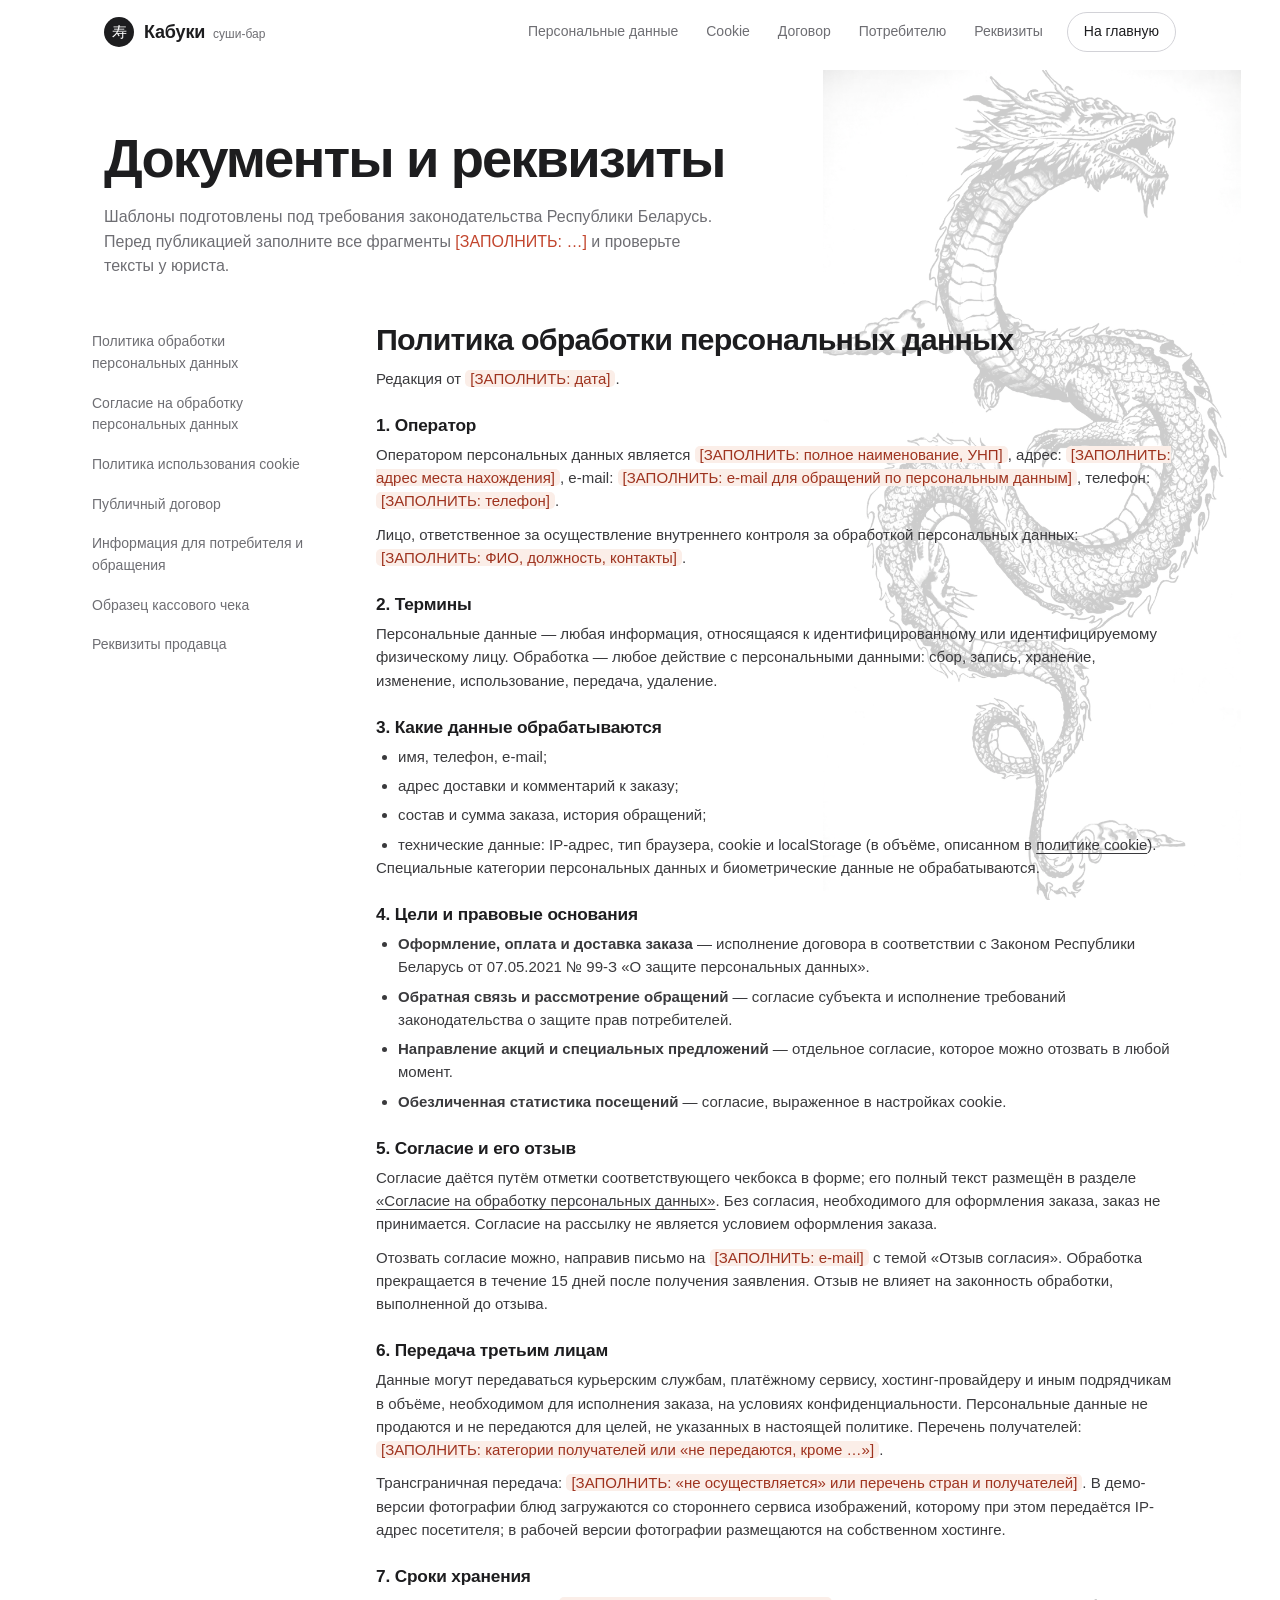
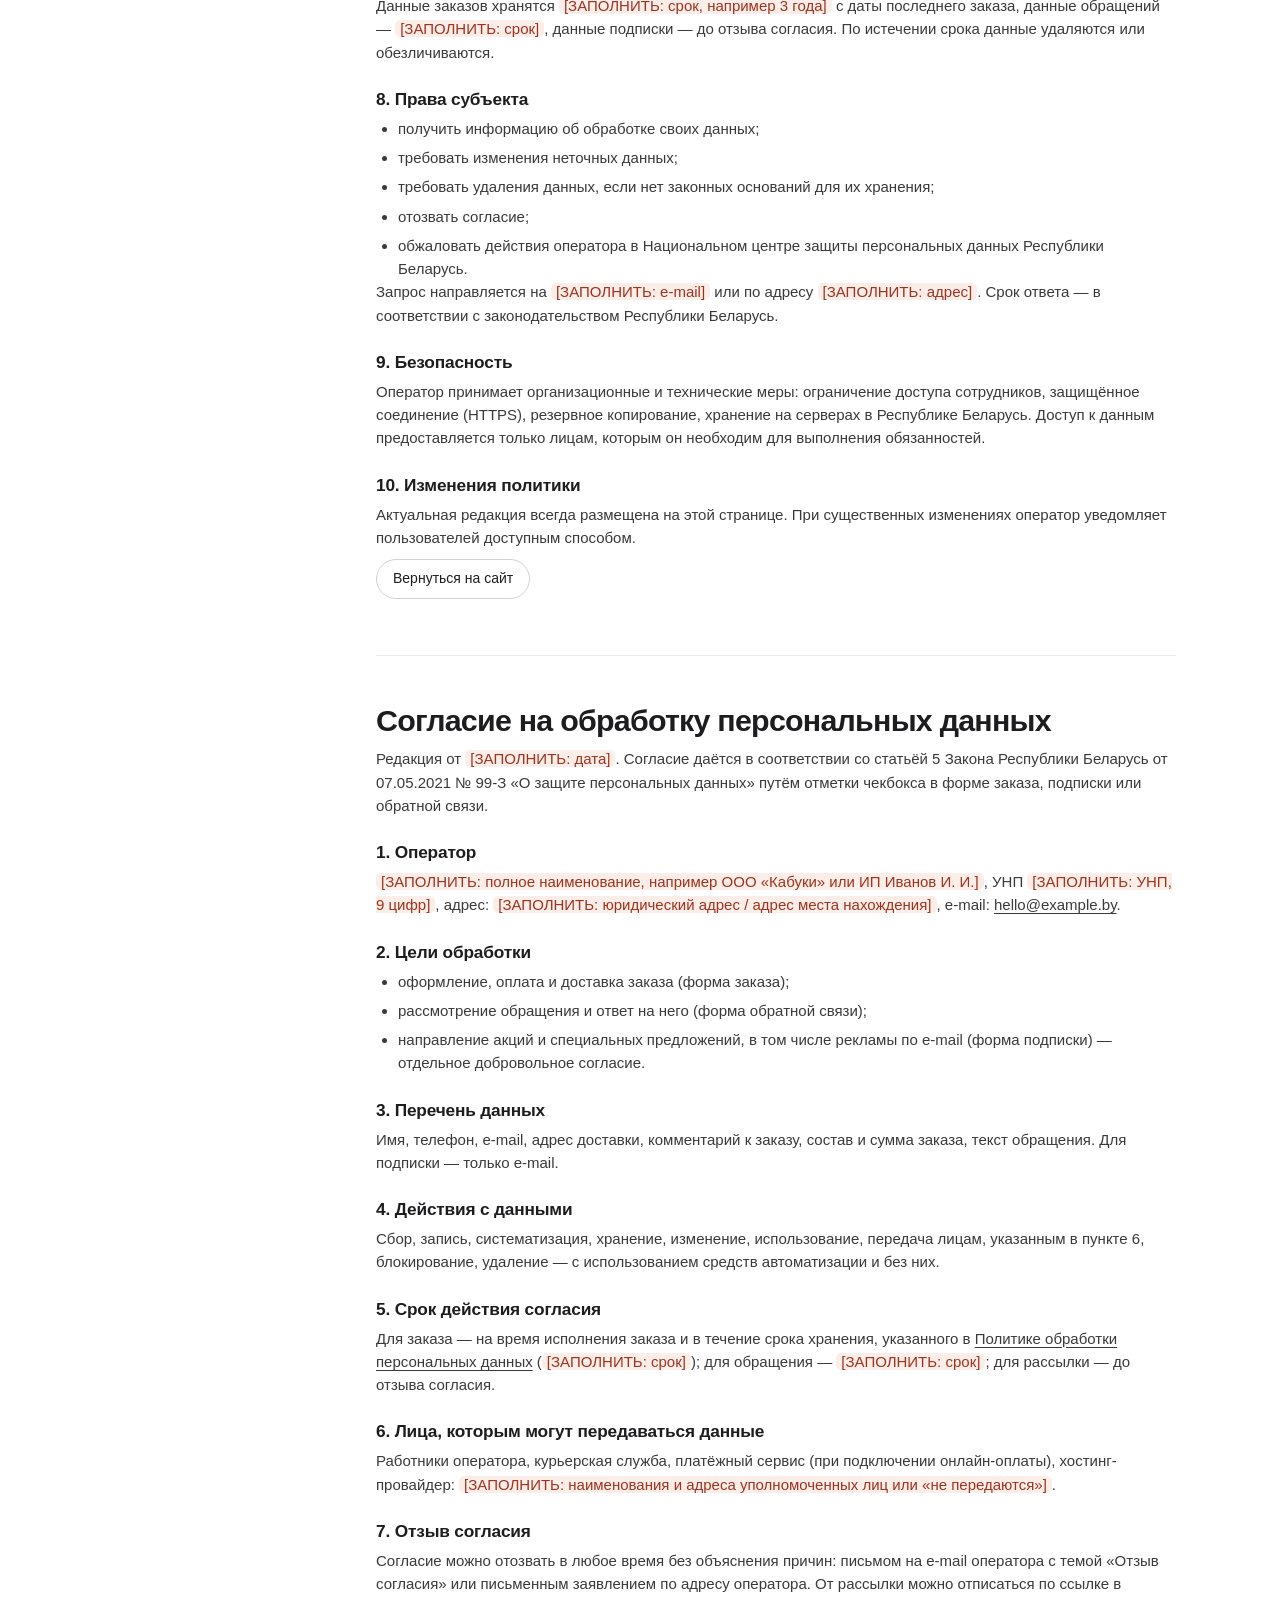
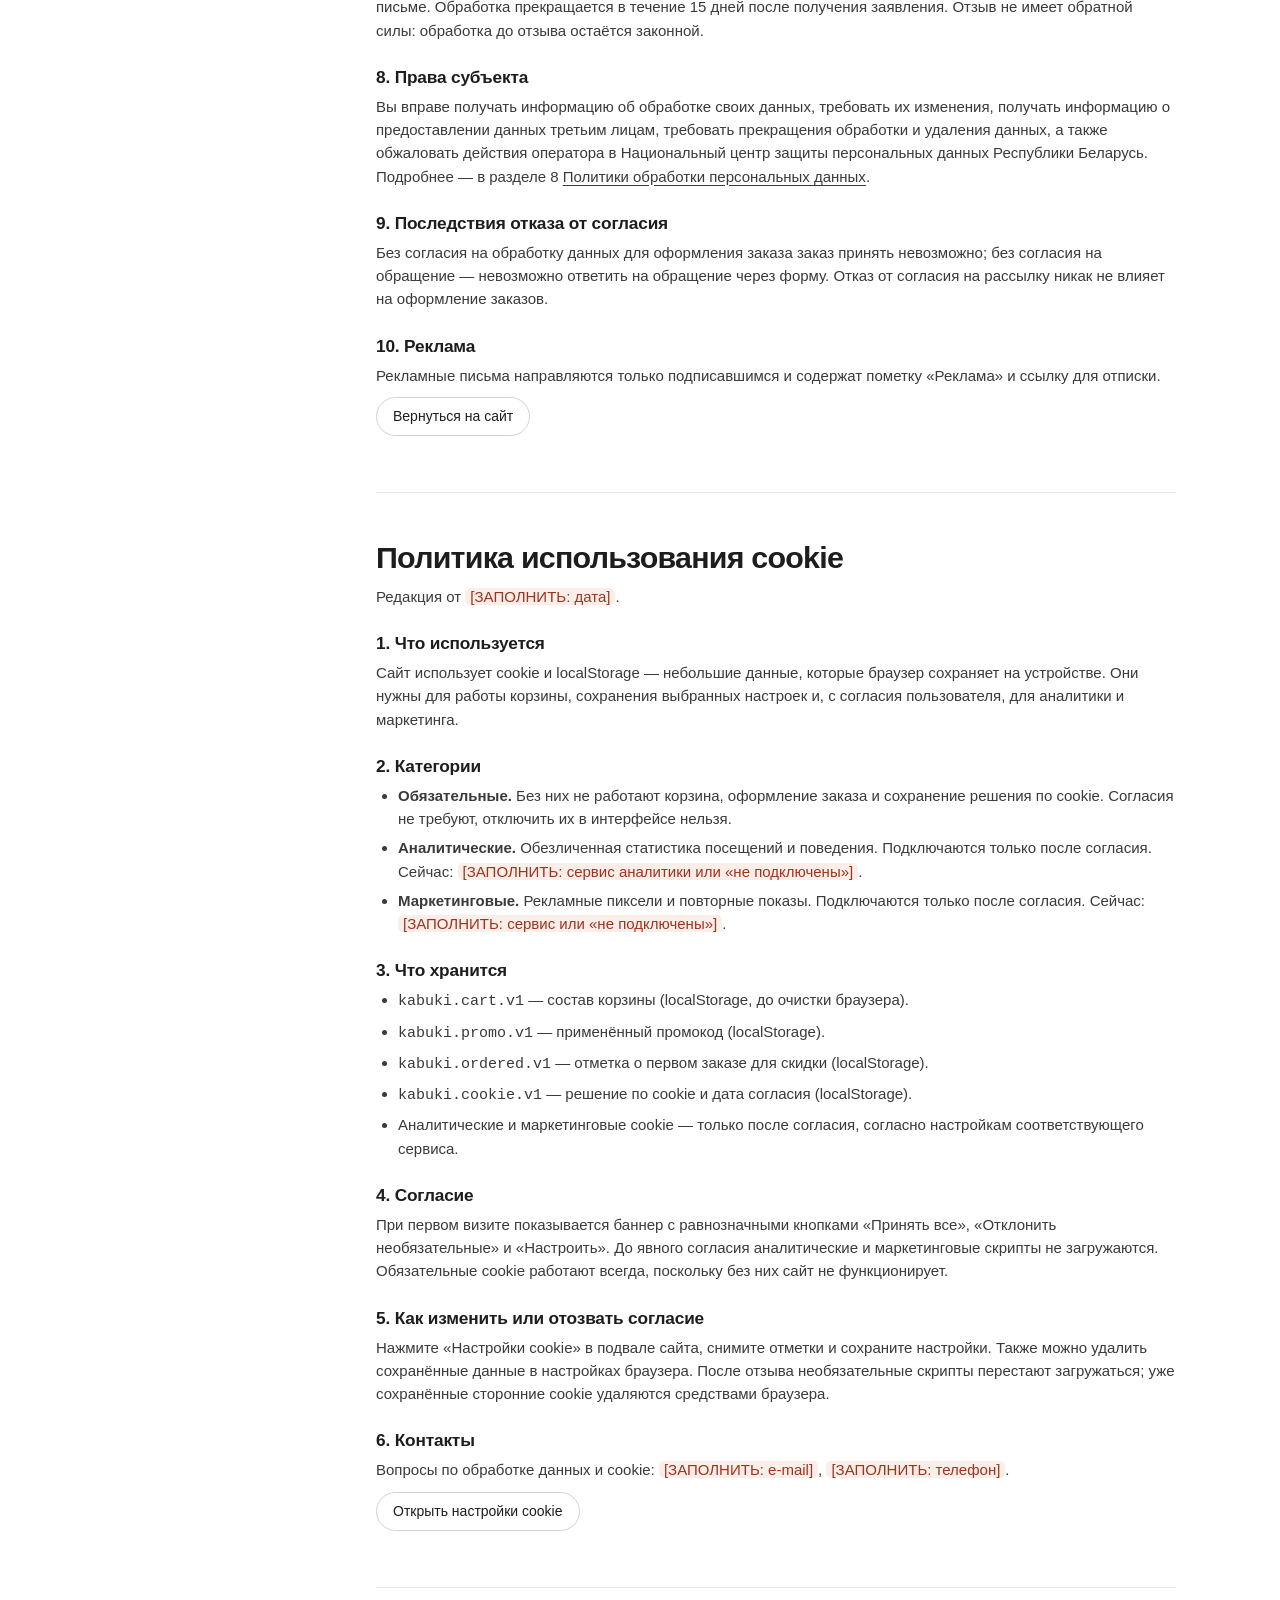
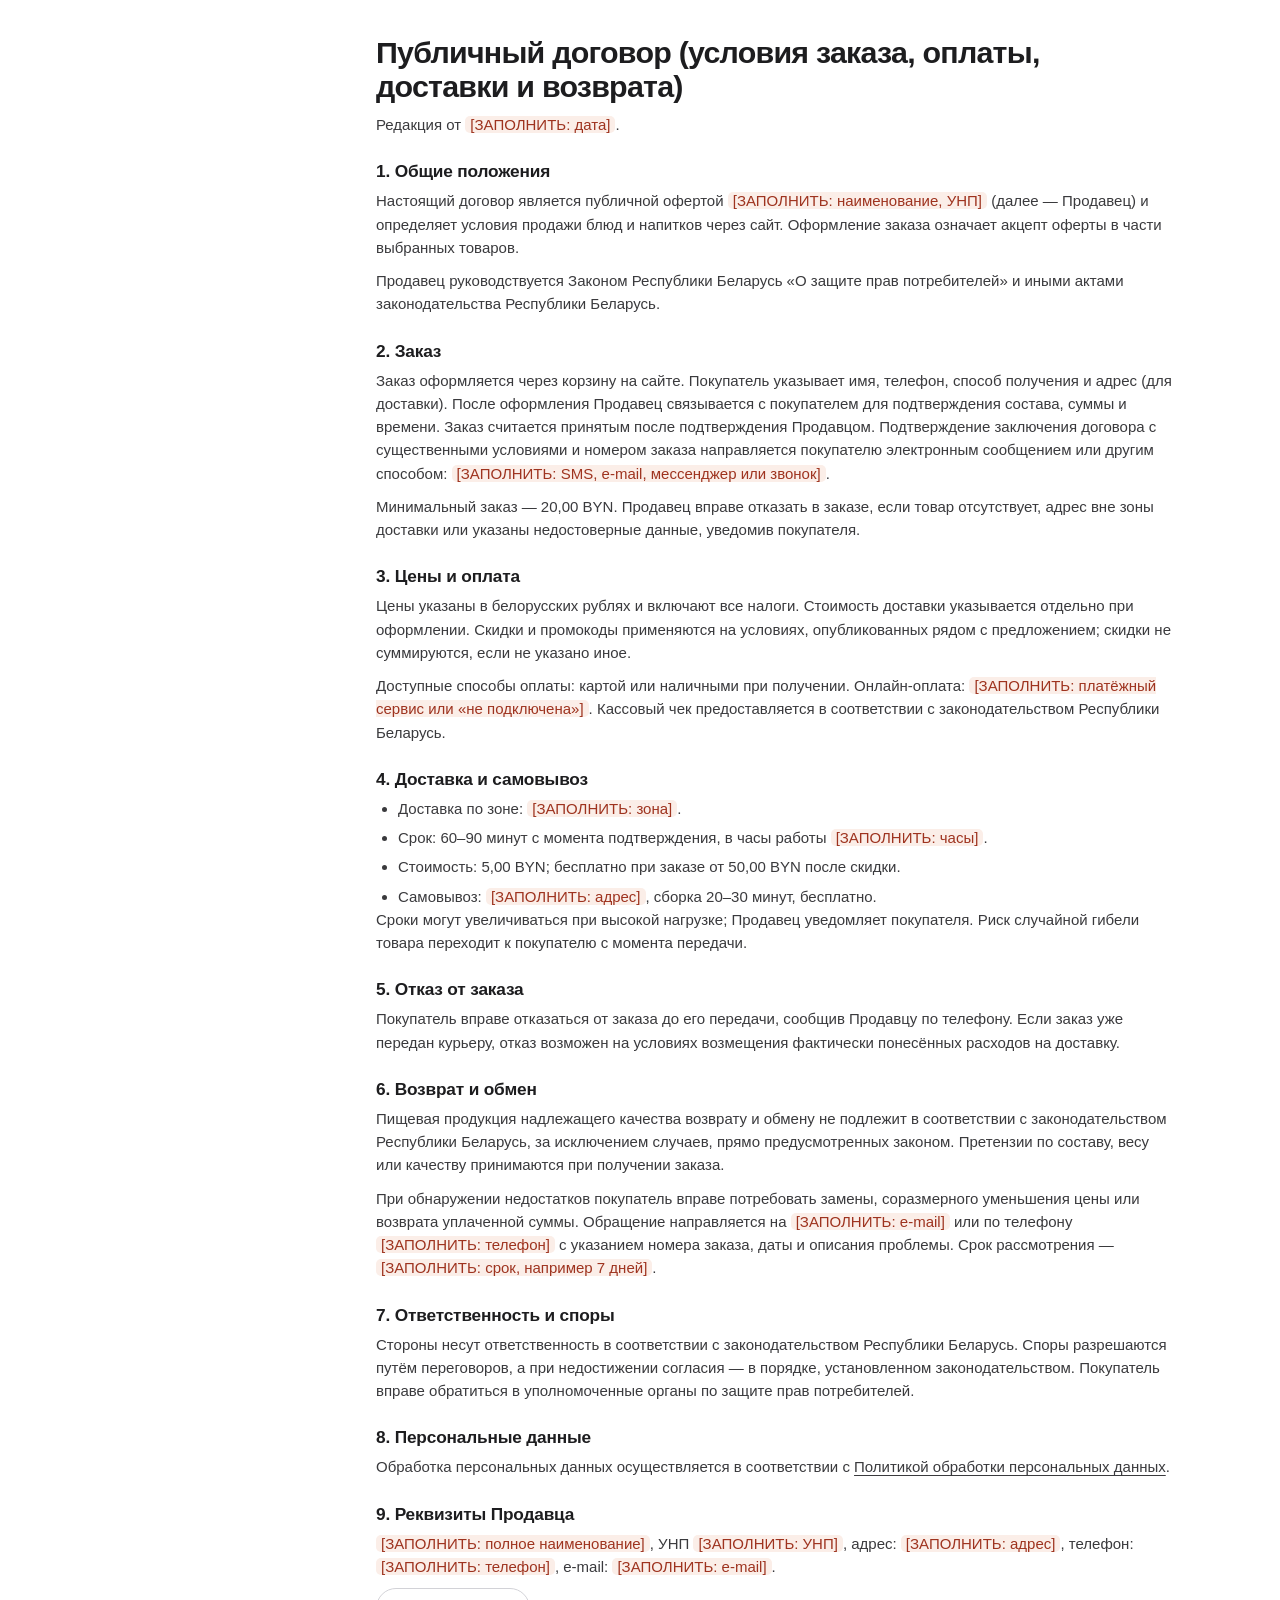
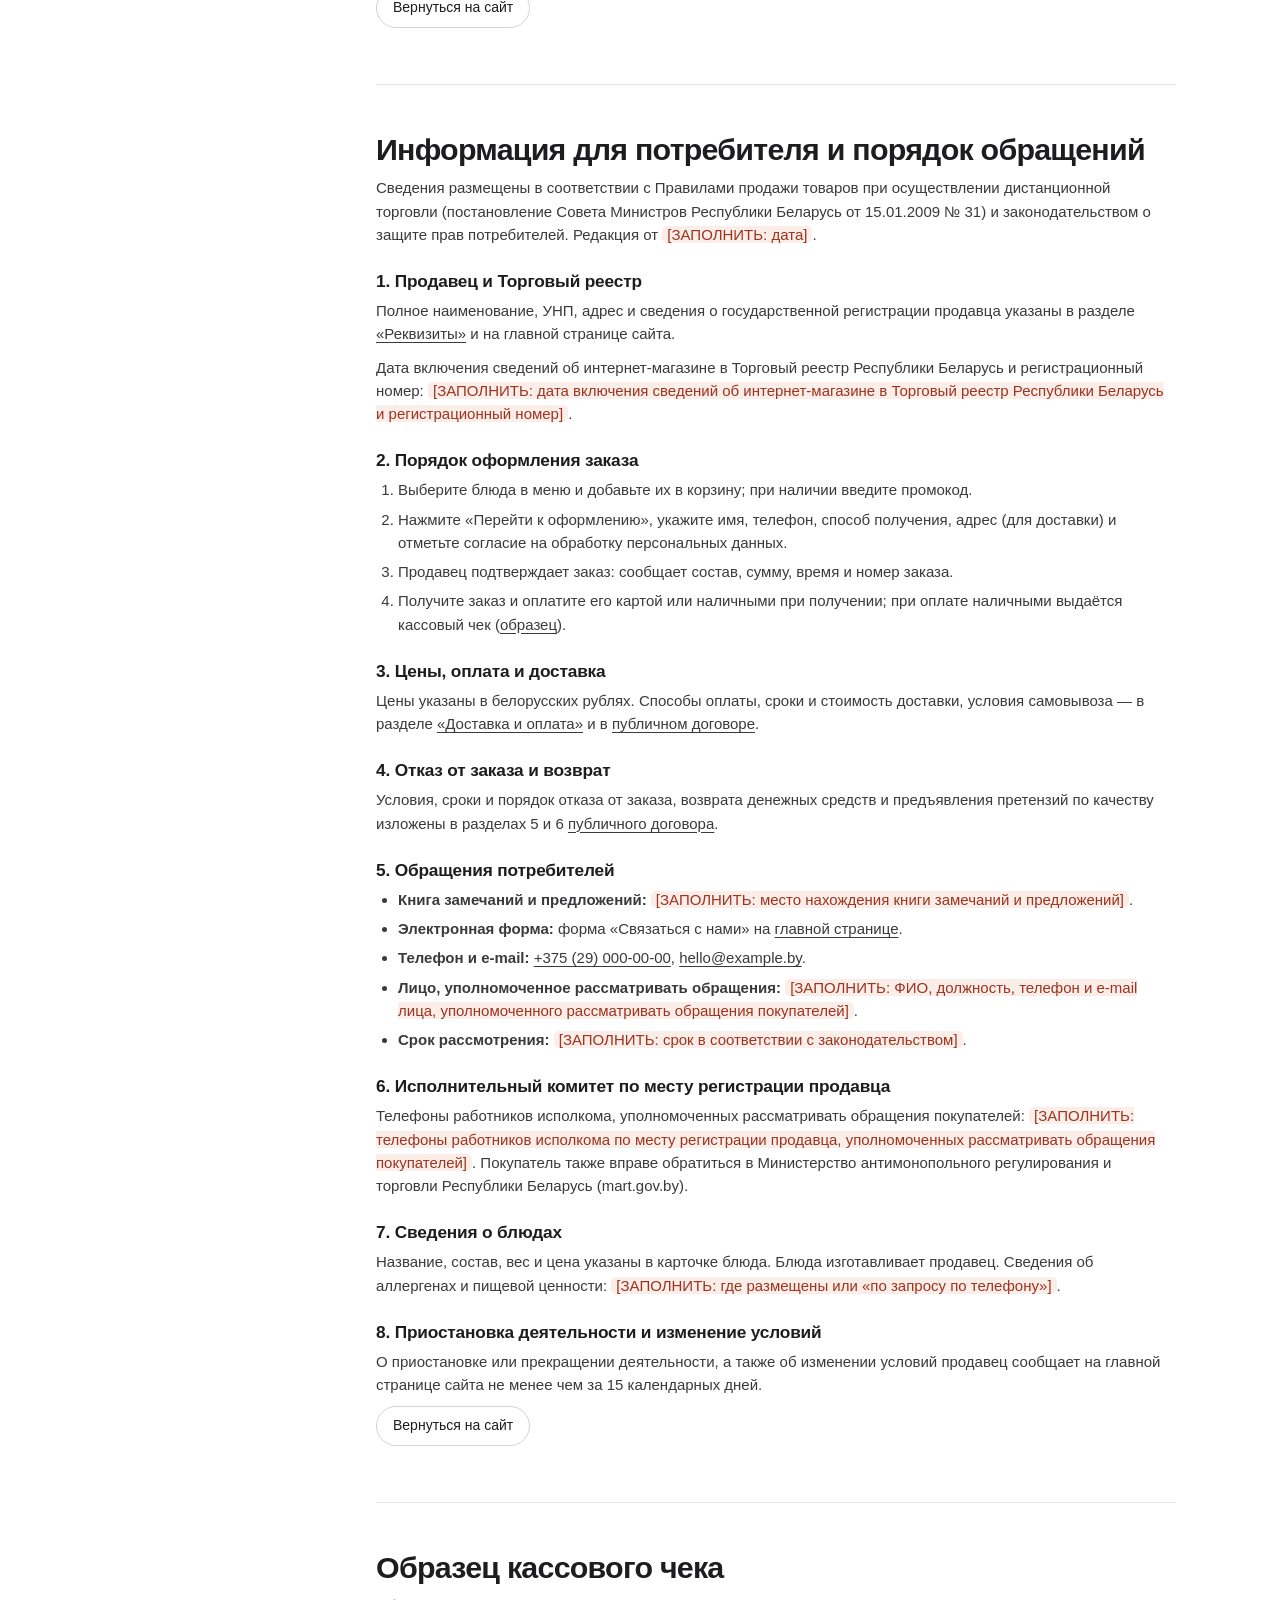
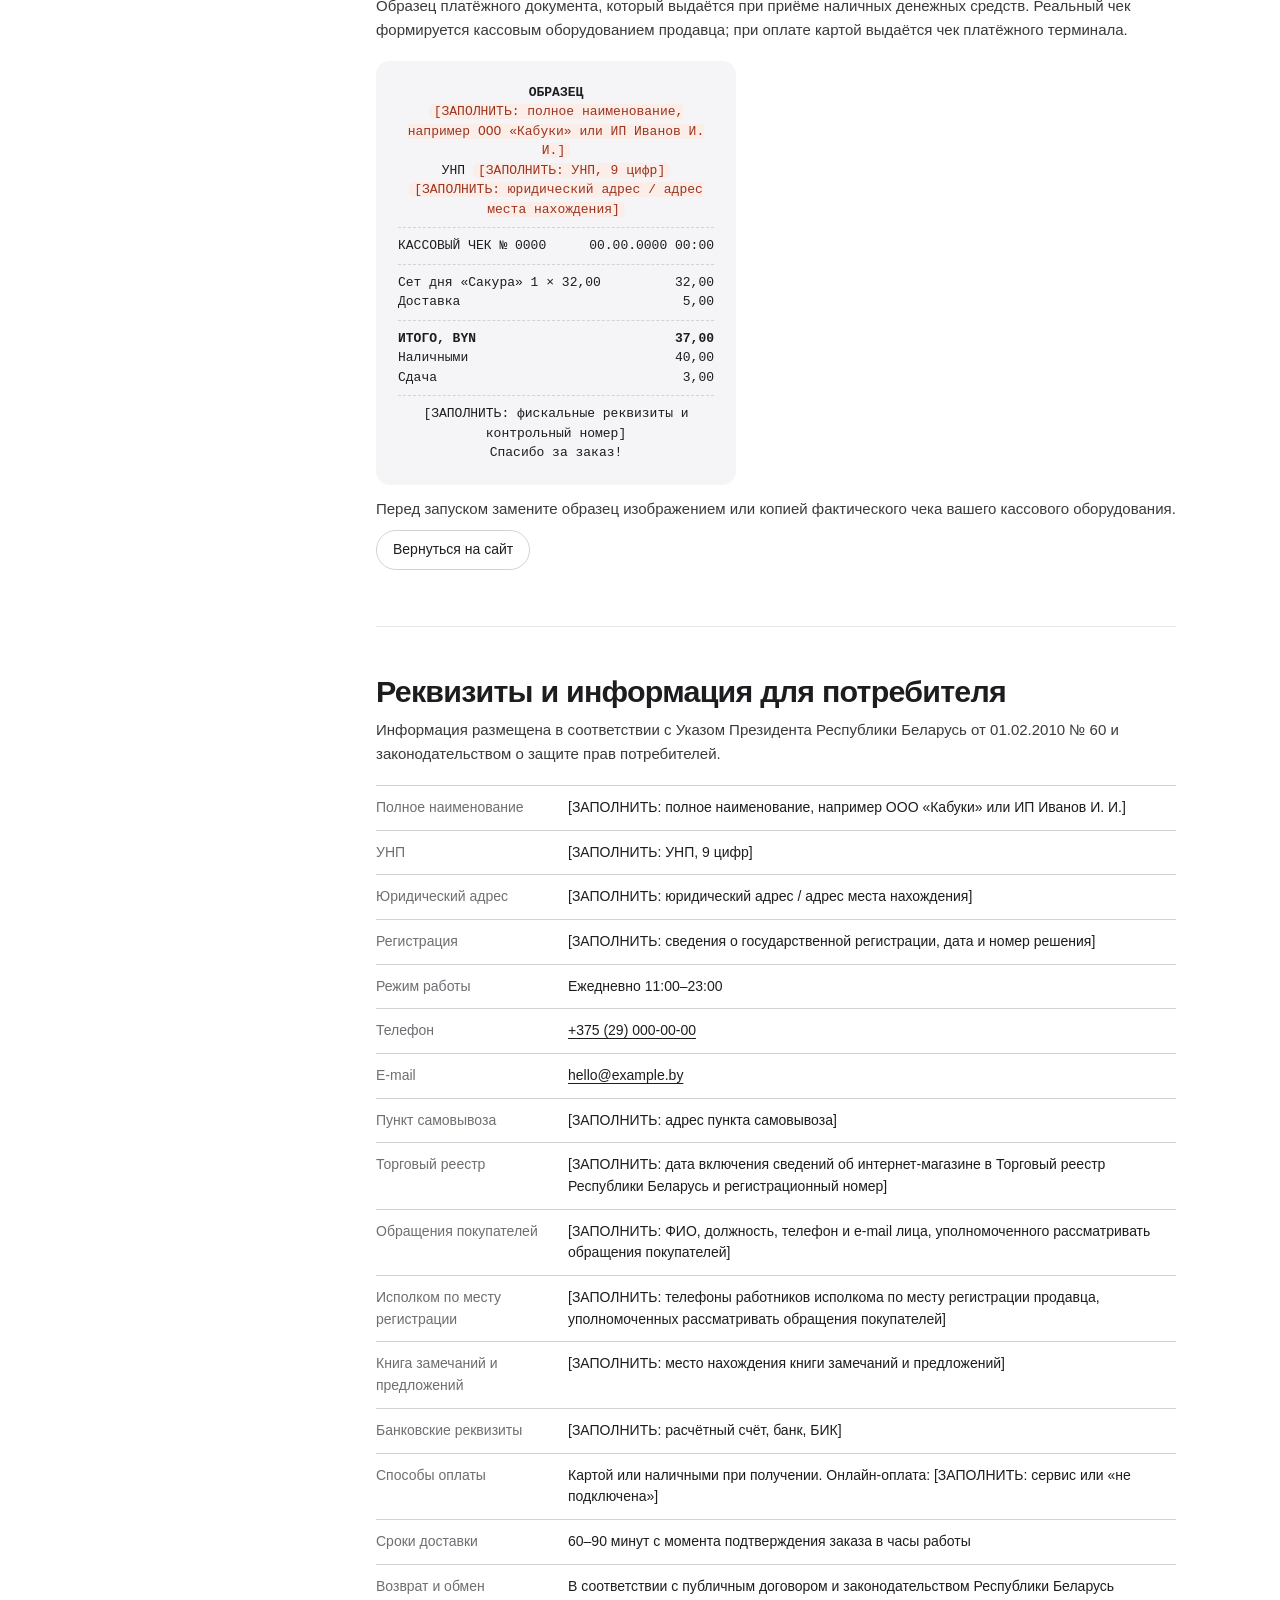
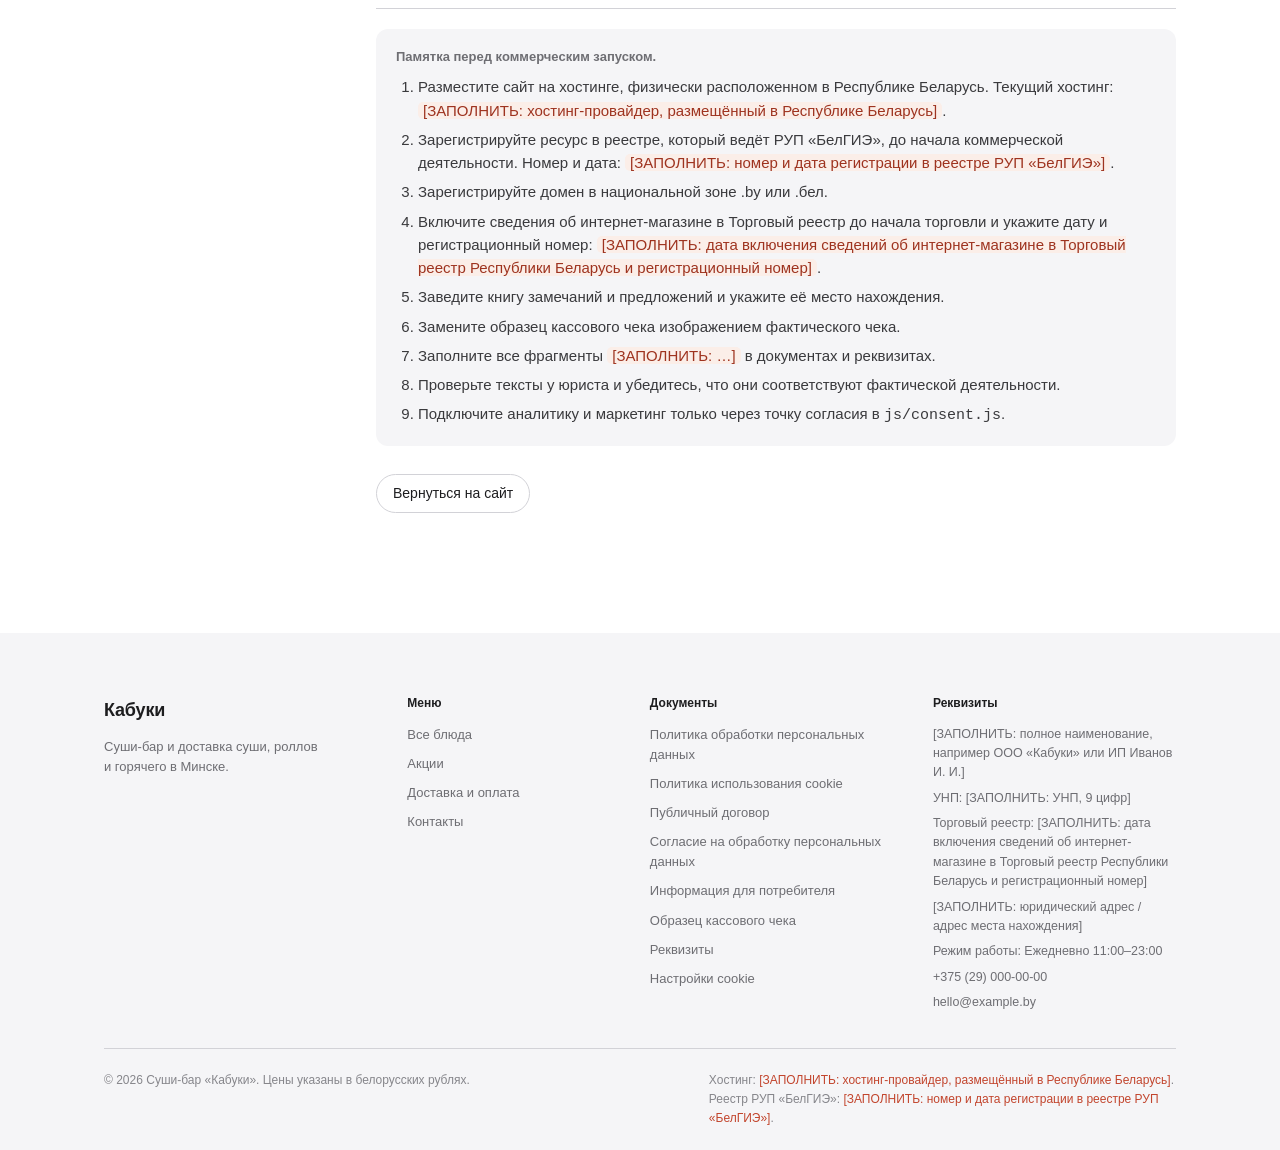
<file: legal.html>
<!DOCTYPE html>
<html lang="ru">
<head>
  <meta charset="utf-8">
  <meta name="viewport" content="width=device-width, initial-scale=1">
  <title>Документы и реквизиты — Суши-бар «Кабуки»</title>
  <meta name="description" content="Политика обработки персональных данных, политика использования cookie, публичный договор и реквизиты суши-бара «Кабуки».">
  <link rel="icon" href="data:image/svg+xml,%3Csvg xmlns='http://www.w3.org/2000/svg' viewBox='0 0 64 64'%3E%3Ccircle cx='32' cy='32' r='32' fill='%23c2452d'/%3E%3Ctext x='32' y='43' font-family='Georgia,serif' font-size='32' fill='%23fff' text-anchor='middle'%3E寿%3C/text%3E%3C/svg%3E">
  <link rel="stylesheet" href="css/style.css">
</head>
<body id="top">
  <a class="skip-link" href="#privacy">Перейти к документам</a>

  <header class="site-header">
    <div class="wrap header-inner">
      <a class="logo" href="index.html">
        <span class="logo-mark" aria-hidden="true">寿</span>
        <span class="logo-text">
          <span class="logo-name">Кабуки</span>
          <span class="logo-sub">суши-бар</span>
        </span>
      </a>
      <nav class="nav" aria-label="Навигация по документам">
        <a href="#privacy">Персональные данные</a>
        <a href="#cookies">Cookie</a>
        <a href="#offer">Договор</a>
        <a href="#consumer">Потребителю</a>
        <a href="#requisites">Реквизиты</a>
      </nav>
      <div class="header-actions">
        <a class="btn btn--ghost btn--sm" href="index.html">На главную</a>
      </div>
    </div>
  </header>

  <main>
    <section class="legal-hero">
      <div class="wrap">
        <h1>Документы и реквизиты</h1>
        <p>Шаблоны подготовлены под требования законодательства Республики Беларусь. Перед публикацией заполните все фрагменты <span class="placeholder">[ЗАПОЛНИТЬ: …]</span> и проверьте тексты у юриста.</p>
      </div>
    </section>

    <div class="wrap legal-layout">
      <nav class="legal-nav" aria-label="Содержание">
        <a href="#privacy">Политика обработки персональных данных</a>
        <a href="#consent">Согласие на обработку персональных данных</a>
        <a href="#cookies">Политика использования cookie</a>
        <a href="#offer">Публичный договор</a>
        <a href="#consumer">Информация для потребителя и обращения</a>
        <a href="#receipt">Образец кассового чека</a>
        <a href="#requisites">Реквизиты продавца</a>
      </nav>

      <div class="legal-content">
        <!-- 1. Персональные данные -->
        <section class="legal-section" id="privacy">
          <h2>Политика обработки персональных данных</h2>
          <p class="legal-updated">Редакция от <span class="placeholder">[ЗАПОЛНИТЬ: дата]</span>.</p>

          <h3>1. Оператор</h3>
          <p>
            Оператором персональных данных является <span class="placeholder">[ЗАПОЛНИТЬ: полное наименование, УНП]</span>,
            адрес: <span class="placeholder">[ЗАПОЛНИТЬ: адрес места нахождения]</span>,
            e-mail: <span class="placeholder">[ЗАПОЛНИТЬ: e-mail для обращений по персональным данным]</span>,
            телефон: <span class="placeholder">[ЗАПОЛНИТЬ: телефон]</span>.
          </p>

          <p>Лицо, ответственное за осуществление внутреннего контроля за обработкой персональных данных: <span class="placeholder">[ЗАПОЛНИТЬ: ФИО, должность, контакты]</span>.</p>

          <h3>2. Термины</h3>
          <p>Персональные данные — любая информация, относящаяся к идентифицированному или идентифицируемому физическому лицу. Обработка — любое действие с персональными данными: сбор, запись, хранение, изменение, использование, передача, удаление.</p>

          <h3>3. Какие данные обрабатываются</h3>
          <ul>
            <li>имя, телефон, e-mail;</li>
            <li>адрес доставки и комментарий к заказу;</li>
            <li>состав и сумма заказа, история обращений;</li>
            <li>технические данные: IP-адрес, тип браузера, cookie и localStorage (в объёме, описанном в <a href="#cookies">политике cookie</a>).</li>
          </ul>
          <p>Специальные категории персональных данных и биометрические данные не обрабатываются.</p>

          <h3>4. Цели и правовые основания</h3>
          <ul>
            <li><strong>Оформление, оплата и доставка заказа</strong> — исполнение договора в соответствии с Законом Республики Беларусь от 07.05.2021 № 99-З «О защите персональных данных».</li>
            <li><strong>Обратная связь и рассмотрение обращений</strong> — согласие субъекта и исполнение требований законодательства о защите прав потребителей.</li>
            <li><strong>Направление акций и специальных предложений</strong> — отдельное согласие, которое можно отозвать в любой момент.</li>
            <li><strong>Обезличенная статистика посещений</strong> — согласие, выраженное в настройках cookie.</li>
          </ul>

          <h3>5. Согласие и его отзыв</h3>
          <p>Согласие даётся путём отметки соответствующего чекбокса в форме; его полный текст размещён в разделе <a href="#consent">«Согласие на обработку персональных данных»</a>. Без согласия, необходимого для оформления заказа, заказ не принимается. Согласие на рассылку не является условием оформления заказа.</p>
          <p>Отозвать согласие можно, направив письмо на <span class="placeholder">[ЗАПОЛНИТЬ: e-mail]</span> с темой «Отзыв согласия». Обработка прекращается в течение 15 дней после получения заявления. Отзыв не влияет на законность обработки, выполненной до отзыва.</p>

          <h3>6. Передача третьим лицам</h3>
          <p>Данные могут передаваться курьерским службам, платёжному сервису, хостинг-провайдеру и иным подрядчикам в объёме, необходимом для исполнения заказа, на условиях конфиденциальности. Персональные данные не продаются и не передаются для целей, не указанных в настоящей политике. Перечень получателей: <span class="placeholder">[ЗАПОЛНИТЬ: категории получателей или «не передаются, кроме …»]</span>.</p>
          <p>Трансграничная передача: <span class="placeholder">[ЗАПОЛНИТЬ: «не осуществляется» или перечень стран и получателей]</span>. В демо-версии фотографии блюд загружаются со стороннего сервиса изображений, которому при этом передаётся IP-адрес посетителя; в рабочей версии фотографии размещаются на собственном хостинге.</p>

          <h3>7. Сроки хранения</h3>
          <p>Данные заказов хранятся <span class="placeholder">[ЗАПОЛНИТЬ: срок, например 3 года]</span> с даты последнего заказа, данные обращений — <span class="placeholder">[ЗАПОЛНИТЬ: срок]</span>, данные подписки — до отзыва согласия. По истечении срока данные удаляются или обезличиваются.</p>

          <h3>8. Права субъекта</h3>
          <ul>
            <li>получить информацию об обработке своих данных;</li>
            <li>требовать изменения неточных данных;</li>
            <li>требовать удаления данных, если нет законных оснований для их хранения;</li>
            <li>отозвать согласие;</li>
            <li>обжаловать действия оператора в Национальном центре защиты персональных данных Республики Беларусь.</li>
          </ul>
          <p>Запрос направляется на <span class="placeholder">[ЗАПОЛНИТЬ: e-mail]</span> или по адресу <span class="placeholder">[ЗАПОЛНИТЬ: адрес]</span>. Срок ответа — в соответствии с законодательством Республики Беларусь.</p>

          <h3>9. Безопасность</h3>
          <p>Оператор принимает организационные и технические меры: ограничение доступа сотрудников, защищённое соединение (HTTPS), резервное копирование, хранение на серверах в Республике Беларусь. Доступ к данным предоставляется только лицам, которым он необходим для выполнения обязанностей.</p>

          <h3>10. Изменения политики</h3>
          <p>Актуальная редакция всегда размещена на этой странице. При существенных изменениях оператор уведомляет пользователей доступным способом.</p>

          <p class="legal-back"><a class="btn btn--ghost btn--sm" href="index.html">Вернуться на сайт</a></p>
        </section>

        <!-- 2. Согласие на обработку персональных данных -->
        <section class="legal-section" id="consent">
          <h2>Согласие на обработку персональных данных</h2>
          <p class="legal-updated">Редакция от <span class="placeholder">[ЗАПОЛНИТЬ: дата]</span>. Согласие даётся в соответствии со статьёй 5 Закона Республики Беларусь от 07.05.2021 № 99-З «О защите персональных данных» путём отметки чекбокса в форме заказа, подписки или обратной связи.</p>

          <h3>1. Оператор</h3>
          <p>
            <span class="placeholder" data-company="legalName">[ЗАПОЛНИТЬ: полное наименование]</span>,
            УНП <span class="placeholder" data-company="unp">[ЗАПОЛНИТЬ: УНП]</span>,
            адрес: <span class="placeholder" data-company="address">[ЗАПОЛНИТЬ: адрес]</span>,
            e-mail: <a href="mailto:hello@example.by" data-company="emailHref" data-company-text="email">hello@example.by</a>.
          </p>

          <h3>2. Цели обработки</h3>
          <ul>
            <li>оформление, оплата и доставка заказа (форма заказа);</li>
            <li>рассмотрение обращения и ответ на него (форма обратной связи);</li>
            <li>направление акций и специальных предложений, в том числе рекламы по e-mail (форма подписки) — отдельное добровольное согласие.</li>
          </ul>

          <h3>3. Перечень данных</h3>
          <p>Имя, телефон, e-mail, адрес доставки, комментарий к заказу, состав и сумма заказа, текст обращения. Для подписки — только e-mail.</p>

          <h3>4. Действия с данными</h3>
          <p>Сбор, запись, систематизация, хранение, изменение, использование, передача лицам, указанным в пункте 6, блокирование, удаление — с использованием средств автоматизации и без них.</p>

          <h3>5. Срок действия согласия</h3>
          <p>Для заказа — на время исполнения заказа и в течение срока хранения, указанного в <a href="#privacy">Политике обработки персональных данных</a> (<span class="placeholder">[ЗАПОЛНИТЬ: срок]</span>); для обращения — <span class="placeholder">[ЗАПОЛНИТЬ: срок]</span>; для рассылки — до отзыва согласия.</p>

          <h3>6. Лица, которым могут передаваться данные</h3>
          <p>Работники оператора, курьерская служба, платёжный сервис (при подключении онлайн-оплаты), хостинг-провайдер: <span class="placeholder">[ЗАПОЛНИТЬ: наименования и адреса уполномоченных лиц или «не передаются»]</span>.</p>

          <h3>7. Отзыв согласия</h3>
          <p>Согласие можно отозвать в любое время без объяснения причин: письмом на e-mail оператора с темой «Отзыв согласия» или письменным заявлением по адресу оператора. От рассылки можно отписаться по ссылке в письме. Обработка прекращается в течение 15 дней после получения заявления. Отзыв не имеет обратной силы: обработка до отзыва остаётся законной.</p>

          <h3>8. Права субъекта</h3>
          <p>Вы вправе получать информацию об обработке своих данных, требовать их изменения, получать информацию о предоставлении данных третьим лицам, требовать прекращения обработки и удаления данных, а также обжаловать действия оператора в Национальный центр защиты персональных данных Республики Беларусь. Подробнее — в разделе 8 <a href="#privacy">Политики обработки персональных данных</a>.</p>

          <h3>9. Последствия отказа от согласия</h3>
          <p>Без согласия на обработку данных для оформления заказа заказ принять невозможно; без согласия на обращение — невозможно ответить на обращение через форму. Отказ от согласия на рассылку никак не влияет на оформление заказов.</p>

          <h3>10. Реклама</h3>
          <p>Рекламные письма направляются только подписавшимся и содержат пометку «Реклама» и ссылку для отписки.</p>

          <p class="legal-back"><a class="btn btn--ghost btn--sm" href="index.html">Вернуться на сайт</a></p>
        </section>

        <!-- 3. Cookie -->
        <section class="legal-section" id="cookies">
          <h2>Политика использования cookie</h2>
          <p class="legal-updated">Редакция от <span class="placeholder">[ЗАПОЛНИТЬ: дата]</span>.</p>

          <h3>1. Что используется</h3>
          <p>Сайт использует cookie и localStorage — небольшие данные, которые браузер сохраняет на устройстве. Они нужны для работы корзины, сохранения выбранных настроек и, с согласия пользователя, для аналитики и маркетинга.</p>

          <h3>2. Категории</h3>
          <ul>
            <li><strong>Обязательные.</strong> Без них не работают корзина, оформление заказа и сохранение решения по cookie. Согласия не требуют, отключить их в интерфейсе нельзя.</li>
            <li><strong>Аналитические.</strong> Обезличенная статистика посещений и поведения. Подключаются только после согласия. Сейчас: <span class="placeholder">[ЗАПОЛНИТЬ: сервис аналитики или «не подключены»]</span>.</li>
            <li><strong>Маркетинговые.</strong> Рекламные пиксели и повторные показы. Подключаются только после согласия. Сейчас: <span class="placeholder">[ЗАПОЛНИТЬ: сервис или «не подключены»]</span>.</li>
          </ul>

          <h3>3. Что хранится</h3>
          <ul>
            <li><code>kabuki.cart.v1</code> — состав корзины (localStorage, до очистки браузера).</li>
            <li><code>kabuki.promo.v1</code> — применённый промокод (localStorage).</li>
            <li><code>kabuki.ordered.v1</code> — отметка о первом заказе для скидки (localStorage).</li>
            <li><code>kabuki.cookie.v1</code> — решение по cookie и дата согласия (localStorage).</li>
            <li>Аналитические и маркетинговые cookie — только после согласия, согласно настройкам соответствующего сервиса.</li>
          </ul>

          <h3>4. Согласие</h3>
          <p>При первом визите показывается баннер с равнозначными кнопками «Принять все», «Отклонить необязательные» и «Настроить». До явного согласия аналитические и маркетинговые скрипты не загружаются. Обязательные cookie работают всегда, поскольку без них сайт не функционирует.</p>

          <h3>5. Как изменить или отозвать согласие</h3>
          <p>Нажмите «Настройки cookie» в подвале сайта, снимите отметки и сохраните настройки. Также можно удалить сохранённые данные в настройках браузера. После отзыва необязательные скрипты перестают загружаться; уже сохранённые сторонние cookie удаляются средствами браузера.</p>

          <h3>6. Контакты</h3>
          <p>Вопросы по обработке данных и cookie: <span class="placeholder">[ЗАПОЛНИТЬ: e-mail]</span>, <span class="placeholder">[ЗАПОЛНИТЬ: телефон]</span>.</p>

          <p class="legal-back"><a class="btn btn--ghost btn--sm" href="index.html?cookie=1">Открыть настройки cookie</a></p>
        </section>

        <!-- 3. Публичный договор -->
        <section class="legal-section" id="offer">
          <h2>Публичный договор (условия заказа, оплаты, доставки и возврата)</h2>
          <p class="legal-updated">Редакция от <span class="placeholder">[ЗАПОЛНИТЬ: дата]</span>.</p>

          <h3>1. Общие положения</h3>
          <p>Настоящий договор является публичной офертой <span class="placeholder">[ЗАПОЛНИТЬ: наименование, УНП]</span> (далее — Продавец) и определяет условия продажи блюд и напитков через сайт. Оформление заказа означает акцепт оферты в части выбранных товаров.</p>
          <p>Продавец руководствуется Законом Республики Беларусь «О защите прав потребителей» и иными актами законодательства Республики Беларусь.</p>

          <h3>2. Заказ</h3>
          <p>Заказ оформляется через корзину на сайте. Покупатель указывает имя, телефон, способ получения и адрес (для доставки). После оформления Продавец связывается с покупателем для подтверждения состава, суммы и времени. Заказ считается принятым после подтверждения Продавцом. Подтверждение заключения договора с существенными условиями и номером заказа направляется покупателю электронным сообщением или другим способом: <span class="placeholder">[ЗАПОЛНИТЬ: SMS, e-mail, мессенджер или звонок]</span>.</p>
          <p>Минимальный заказ — 20,00 BYN. Продавец вправе отказать в заказе, если товар отсутствует, адрес вне зоны доставки или указаны недостоверные данные, уведомив покупателя.</p>

          <h3>3. Цены и оплата</h3>
          <p>Цены указаны в белорусских рублях и включают все налоги. Стоимость доставки указывается отдельно при оформлении. Скидки и промокоды применяются на условиях, опубликованных рядом с предложением; скидки не суммируются, если не указано иное.</p>
          <p>Доступные способы оплаты: картой или наличными при получении. Онлайн-оплата: <span class="placeholder">[ЗАПОЛНИТЬ: платёжный сервис или «не подключена»]</span>. Кассовый чек предоставляется в соответствии с законодательством Республики Беларусь.</p>

          <h3>4. Доставка и самовывоз</h3>
          <ul>
            <li>Доставка по зоне: <span class="placeholder">[ЗАПОЛНИТЬ: зона]</span>.</li>
            <li>Срок: 60–90 минут с момента подтверждения, в часы работы <span class="placeholder">[ЗАПОЛНИТЬ: часы]</span>.</li>
            <li>Стоимость: 5,00 BYN; бесплатно при заказе от 50,00 BYN после скидки.</li>
            <li>Самовывоз: <span class="placeholder">[ЗАПОЛНИТЬ: адрес]</span>, сборка 20–30 минут, бесплатно.</li>
          </ul>
          <p>Сроки могут увеличиваться при высокой нагрузке; Продавец уведомляет покупателя. Риск случайной гибели товара переходит к покупателю с момента передачи.</p>

          <h3>5. Отказ от заказа</h3>
          <p>Покупатель вправе отказаться от заказа до его передачи, сообщив Продавцу по телефону. Если заказ уже передан курьеру, отказ возможен на условиях возмещения фактически понесённых расходов на доставку.</p>

          <h3>6. Возврат и обмен</h3>
          <p>Пищевая продукция надлежащего качества возврату и обмену не подлежит в соответствии с законодательством Республики Беларусь, за исключением случаев, прямо предусмотренных законом. Претензии по составу, весу или качеству принимаются при получении заказа.</p>
          <p>При обнаружении недостатков покупатель вправе потребовать замены, соразмерного уменьшения цены или возврата уплаченной суммы. Обращение направляется на <span class="placeholder">[ЗАПОЛНИТЬ: e-mail]</span> или по телефону <span class="placeholder">[ЗАПОЛНИТЬ: телефон]</span> с указанием номера заказа, даты и описания проблемы. Срок рассмотрения — <span class="placeholder">[ЗАПОЛНИТЬ: срок, например 7 дней]</span>.</p>

          <h3>7. Ответственность и споры</h3>
          <p>Стороны несут ответственность в соответствии с законодательством Республики Беларусь. Споры разрешаются путём переговоров, а при недостижении согласия — в порядке, установленном законодательством. Покупатель вправе обратиться в уполномоченные органы по защите прав потребителей.</p>

          <h3>8. Персональные данные</h3>
          <p>Обработка персональных данных осуществляется в соответствии с <a href="#privacy">Политикой обработки персональных данных</a>.</p>

          <h3>9. Реквизиты Продавца</h3>
          <p>
            <span class="placeholder">[ЗАПОЛНИТЬ: полное наименование]</span>, УНП <span class="placeholder">[ЗАПОЛНИТЬ: УНП]</span>,
            адрес: <span class="placeholder">[ЗАПОЛНИТЬ: адрес]</span>,
            телефон: <span class="placeholder">[ЗАПОЛНИТЬ: телефон]</span>,
            e-mail: <span class="placeholder">[ЗАПОЛНИТЬ: e-mail]</span>.
          </p>

          <p class="legal-back"><a class="btn btn--ghost btn--sm" href="index.html">Вернуться на сайт</a></p>
        </section>

        <!-- 5. Информация для потребителя -->
        <section class="legal-section" id="consumer">
          <h2>Информация для потребителя и порядок обращений</h2>
          <p class="legal-updated">Сведения размещены в соответствии с Правилами продажи товаров при осуществлении дистанционной торговли (постановление Совета Министров Республики Беларусь от 15.01.2009 № 31) и законодательством о защите прав потребителей. Редакция от <span class="placeholder">[ЗАПОЛНИТЬ: дата]</span>.</p>

          <h3>1. Продавец и Торговый реестр</h3>
          <p>Полное наименование, УНП, адрес и сведения о государственной регистрации продавца указаны в разделе <a href="#requisites">«Реквизиты»</a> и на главной странице сайта.</p>
          <p>Дата включения сведений об интернет-магазине в Торговый реестр Республики Беларусь и регистрационный номер: <span class="placeholder" data-company="tradeRegister">[ЗАПОЛНИТЬ: дата и номер]</span>.</p>

          <h3>2. Порядок оформления заказа</h3>
          <ol>
            <li>Выберите блюда в меню и добавьте их в корзину; при наличии введите промокод.</li>
            <li>Нажмите «Перейти к оформлению», укажите имя, телефон, способ получения, адрес (для доставки) и отметьте согласие на обработку персональных данных.</li>
            <li>Продавец подтверждает заказ: сообщает состав, сумму, время и номер заказа.</li>
            <li>Получите заказ и оплатите его картой или наличными при получении; при оплате наличными выдаётся кассовый чек (<a href="#receipt">образец</a>).</li>
          </ol>

          <h3>3. Цены, оплата и доставка</h3>
          <p>Цены указаны в белорусских рублях. Способы оплаты, сроки и стоимость доставки, условия самовывоза — в разделе <a href="index.html#delivery">«Доставка и оплата»</a> и в <a href="#offer">публичном договоре</a>.</p>

          <h3>4. Отказ от заказа и возврат</h3>
          <p>Условия, сроки и порядок отказа от заказа, возврата денежных средств и предъявления претензий по качеству изложены в разделах 5 и 6 <a href="#offer">публичного договора</a>.</p>

          <h3>5. Обращения потребителей</h3>
          <ul>
            <li><strong>Книга замечаний и предложений:</strong> <span class="placeholder" data-company="complaintBook">[ЗАПОЛНИТЬ: место нахождения книги]</span>.</li>
            <li><strong>Электронная форма:</strong> форма «Связаться с нами» на <a href="index.html#contacts">главной странице</a>.</li>
            <li><strong>Телефон и e-mail:</strong> <a href="tel:+375290000000" data-company="phoneHref" data-company-text="phone">+375 (29) 000-00-00</a>, <a href="mailto:hello@example.by" data-company="emailHref" data-company-text="email">hello@example.by</a>.</li>
            <li><strong>Лицо, уполномоченное рассматривать обращения:</strong> <span class="placeholder" data-company="complaintsPerson">[ЗАПОЛНИТЬ: ФИО, должность, контакты]</span>.</li>
            <li><strong>Срок рассмотрения:</strong> <span class="placeholder">[ЗАПОЛНИТЬ: срок в соответствии с законодательством]</span>.</li>
          </ul>

          <h3>6. Исполнительный комитет по месту регистрации продавца</h3>
          <p>Телефоны работников исполкома, уполномоченных рассматривать обращения покупателей: <span class="placeholder" data-company="executiveCommittee">[ЗАПОЛНИТЬ: телефоны]</span>. Покупатель также вправе обратиться в Министерство антимонопольного регулирования и торговли Республики Беларусь (mart.gov.by).</p>

          <h3>7. Сведения о блюдах</h3>
          <p>Название, состав, вес и цена указаны в карточке блюда. Блюда изготавливает продавец. Сведения об аллергенах и пищевой ценности: <span class="placeholder">[ЗАПОЛНИТЬ: где размещены или «по запросу по телефону»]</span>.</p>

          <h3>8. Приостановка деятельности и изменение условий</h3>
          <p>О приостановке или прекращении деятельности, а также об изменении условий продавец сообщает на главной странице сайта не менее чем за 15 календарных дней.</p>

          <p class="legal-back"><a class="btn btn--ghost btn--sm" href="index.html">Вернуться на сайт</a></p>
        </section>

        <!-- 6. Образец кассового чека -->
        <section class="legal-section" id="receipt">
          <h2>Образец кассового чека</h2>
          <p class="legal-updated">Образец платёжного документа, который выдаётся при приёме наличных денежных средств. Реальный чек формируется кассовым оборудованием продавца; при оплате картой выдаётся чек платёжного терминала.</p>

          <div class="receipt-sample" role="img" aria-label="Образец кассового чека">
            <div class="receipt-center"><strong>ОБРАЗЕЦ</strong></div>
            <div class="receipt-center"><span class="placeholder" data-company="legalName">[ЗАПОЛНИТЬ: наименование]</span></div>
            <div class="receipt-center">УНП <span class="placeholder" data-company="unp">[ЗАПОЛНИТЬ: УНП]</span></div>
            <div class="receipt-center"><span class="placeholder" data-company="address">[ЗАПОЛНИТЬ: адрес]</span></div>
            <div class="receipt-line"></div>
            <div class="receipt-row"><span>КАССОВЫЙ ЧЕК № 0000</span><span>00.00.0000 00:00</span></div>
            <div class="receipt-line"></div>
            <div class="receipt-row"><span>Сет дня «Сакура» 1 × 32,00</span><span>32,00</span></div>
            <div class="receipt-row"><span>Доставка</span><span>5,00</span></div>
            <div class="receipt-line"></div>
            <div class="receipt-row receipt-total"><span>ИТОГО, BYN</span><span>37,00</span></div>
            <div class="receipt-row"><span>Наличными</span><span>40,00</span></div>
            <div class="receipt-row"><span>Сдача</span><span>3,00</span></div>
            <div class="receipt-line"></div>
            <div class="receipt-center">[ЗАПОЛНИТЬ: фискальные реквизиты и контрольный номер]</div>
            <div class="receipt-center">Спасибо за заказ!</div>
          </div>
          <p class="form-note" style="margin-top:12px">Перед запуском замените образец изображением или копией фактического чека вашего кассового оборудования.</p>

          <p class="legal-back"><a class="btn btn--ghost btn--sm" href="index.html">Вернуться на сайт</a></p>
        </section>

        <!-- 7. Реквизиты -->
        <section class="legal-section" id="requisites">
          <h2>Реквизиты и информация для потребителя</h2>
          <p class="legal-updated">Информация размещена в соответствии с Указом Президента Республики Беларусь от 01.02.2010 № 60 и законодательством о защите прав потребителей.</p>

          <dl class="requisites">
            <div><dt>Полное наименование</dt><dd data-company="legalName">[ЗАПОЛНИТЬ: полное наименование юридического лица или ФИО ИП]</dd></div>
            <div><dt>УНП</dt><dd data-company="unp">[ЗАПОЛНИТЬ: УНП, 9 цифр]</dd></div>
            <div><dt>Юридический адрес</dt><dd data-company="address">[ЗАПОЛНИТЬ: юридический адрес / адрес места нахождения]</dd></div>
            <div><dt>Регистрация</dt><dd data-company="registration">[ЗАПОЛНИТЬ: сведения о государственной регистрации]</dd></div>
            <div><dt>Режим работы</dt><dd data-company="hours">Ежедневно 11:00–23:00</dd></div>
            <div><dt>Телефон</dt><dd><a href="tel:+375290000000" data-company="phoneHref" data-company-text="phone">+375 (29) 000-00-00</a></dd></div>
            <div><dt>E-mail</dt><dd><a href="mailto:hello@example.by" data-company="emailHref" data-company-text="email">hello@example.by</a></dd></div>
            <div><dt>Пункт самовывоза</dt><dd data-company="pickup">[ЗАПОЛНИТЬ: адрес пункта самовывоза]</dd></div>
            <div><dt>Торговый реестр</dt><dd data-company="tradeRegister">[ЗАПОЛНИТЬ: дата включения в Торговый реестр и регистрационный номер]</dd></div>
            <div><dt>Обращения покупателей</dt><dd data-company="complaintsPerson">[ЗАПОЛНИТЬ: лицо, уполномоченное рассматривать обращения]</dd></div>
            <div><dt>Исполком по месту регистрации</dt><dd data-company="executiveCommittee">[ЗАПОЛНИТЬ: телефоны исполкома]</dd></div>
            <div><dt>Книга замечаний и предложений</dt><dd data-company="complaintBook">[ЗАПОЛНИТЬ: место нахождения книги]</dd></div>
            <div><dt>Банковские реквизиты</dt><dd>[ЗАПОЛНИТЬ: расчётный счёт, банк, БИК]</dd></div>
            <div><dt>Способы оплаты</dt><dd>Картой или наличными при получении. Онлайн-оплата: [ЗАПОЛНИТЬ: сервис или «не подключена»]</dd></div>
            <div><dt>Сроки доставки</dt><dd>60–90 минут с момента подтверждения заказа в часы работы</dd></div>
            <div><dt>Возврат и обмен</dt><dd>В соответствии с публичным договором и законодательством Республики Беларусь</dd></div>
          </dl>

          <div class="legal-note">
            <strong>Памятка перед коммерческим запуском.</strong>
            <ol>
              <li>Разместите сайт на хостинге, физически расположенном в Республике Беларусь. Текущий хостинг: <span class="placeholder" data-company="hosting">[ЗАПОЛНИТЬ: провайдер]</span>.</li>
              <li>Зарегистрируйте ресурс в реестре, который ведёт РУП «БелГИЭ», до начала коммерческой деятельности. Номер и дата: <span class="placeholder" data-company="belgiez">[ЗАПОЛНИТЬ]</span>.</li>
              <li>Зарегистрируйте домен в национальной зоне .by или .бел.</li>
              <li>Включите сведения об интернет-магазине в Торговый реестр до начала торговли и укажите дату и регистрационный номер: <span class="placeholder" data-company="tradeRegister">[ЗАПОЛНИТЬ]</span>.</li>
              <li>Заведите книгу замечаний и предложений и укажите её место нахождения.</li>
              <li>Замените образец кассового чека изображением фактического чека.</li>
              <li>Заполните все фрагменты <span class="placeholder">[ЗАПОЛНИТЬ: …]</span> в документах и реквизитах.</li>
              <li>Проверьте тексты у юриста и убедитесь, что они соответствуют фактической деятельности.</li>
              <li>Подключите аналитику и маркетинг только через точку согласия в <code>js/consent.js</code>.</li>
            </ol>
          </div>

          <p class="legal-back"><a class="btn btn--ghost btn--sm" href="index.html">Вернуться на сайт</a></p>
        </section>
      </div>
    </div>
  </main>

  <footer class="site-footer">
    <div class="wrap">
      <div class="footer-grid">
        <div class="footer-brand">
          <span class="logo-name">Кабуки</span>
          <p>Суши-бар и доставка суши, роллов и горячего в Минске.</p>
        </div>
        <div class="footer-col">
          <h3>Меню</h3>
          <ul>
            <li><a href="index.html#menu">Все блюда</a></li>
            <li><a href="index.html#promo">Акции</a></li>
            <li><a href="index.html#delivery">Доставка и оплата</a></li>
            <li><a href="index.html#contacts">Контакты</a></li>
          </ul>
        </div>
        <div class="footer-col">
          <h3>Документы</h3>
          <ul>
            <li><a href="#privacy">Политика обработки персональных данных</a></li>
            <li><a href="#cookies">Политика использования cookie</a></li>
            <li><a href="#offer">Публичный договор</a></li>
            <li><a href="#consent">Согласие на обработку персональных данных</a></li>
            <li><a href="#consumer">Информация для потребителя</a></li>
            <li><a href="#receipt">Образец кассового чека</a></li>
            <li><a href="#requisites">Реквизиты</a></li>
            <li><a class="cookie-settings-link" href="index.html?cookie=1">Настройки cookie</a></li>
          </ul>
        </div>
        <div class="footer-col footer-col--requisites">
          <h3>Реквизиты</h3>
          <div class="footer-meta">
            <span data-company="legalName">[ЗАПОЛНИТЬ: полное наименование]</span>
            <span>УНП: <span data-company="unp">[ЗАПОЛНИТЬ: УНП]</span></span>
            <span>Торговый реестр: <span data-company="tradeRegister">[ЗАПОЛНИТЬ: дата и номер]</span></span>
            <span data-company="address">[ЗАПОЛНИТЬ: юридический адрес]</span>
            <span>Режим работы: <span data-company="hours">Ежедневно 11:00–23:00</span></span>
            <a href="tel:+375290000000" data-company="phoneHref" data-company-text="phone">+375 (29) 000-00-00</a>
            <a href="mailto:hello@example.by" data-company="emailHref" data-company-text="email">hello@example.by</a>
          </div>
        </div>
      </div>
      <div class="footer-bottom">
        <p>© <span id="year">2026</span> Суши-бар «Кабуки». Цены указаны в белорусских рублях.</p>
        <p>
          Хостинг: <span class="placeholder" data-company="hosting">[ЗАПОЛНИТЬ: хостинг-провайдер в РБ]</span>.
          Реестр РУП «БелГИЭ»: <span class="placeholder" data-company="belgiez">[ЗАПОЛНИТЬ: номер и дата]</span>.
        </p>
      </div>
    </div>
  </footer>

  <div class="toast" id="toast" role="status" aria-live="polite"></div>

  <script src="js/data.js"></script>
  <script src="js/company.js"></script>
  <script src="js/consent.js"></script>
  <script src="js/effects.js"></script>
  <script>document.getElementById('year').textContent = new Date().getFullYear();</script>
</body>
</html>
</file>
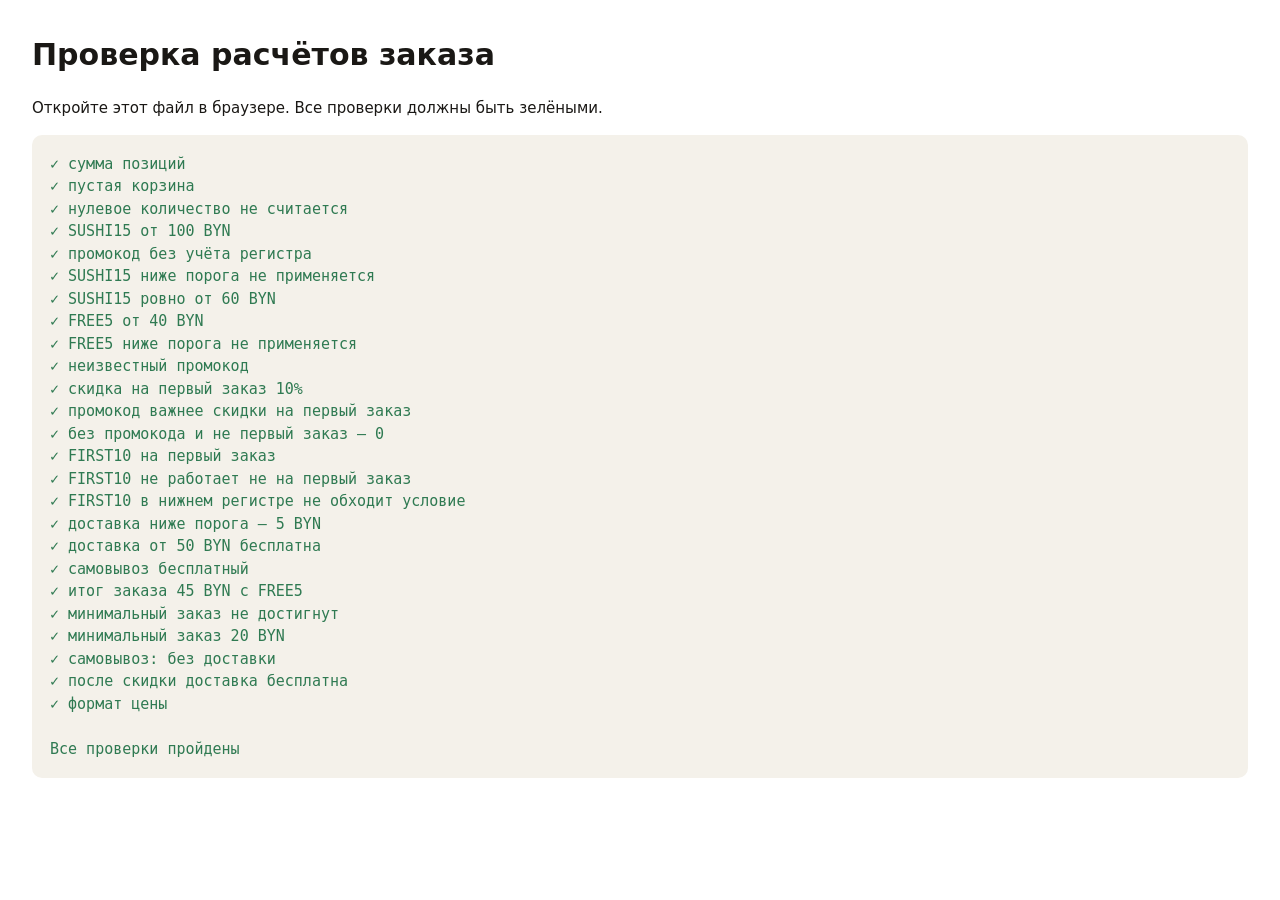
<file: tests/pricing.test.html>
<!DOCTYPE html>
<html lang="ru">
<head>
  <meta charset="utf-8">
  <title>Проверка расчётов заказа</title>
  <style>
    body { font: 15px/1.5 "Segoe UI", system-ui, sans-serif; margin: 32px; color: #1a1815; }
    pre { background: #f4f1ea; padding: 18px; border-radius: 10px; white-space: pre-wrap; }
    .ok { color: #2f7a52; } .fail { color: #b42318; }
  </style>
</head>
<body>
  <h1>Проверка расчётов заказа</h1>
  <p>Откройте этот файл в браузере. Все проверки должны быть зелёными.</p>
  <pre id="out">Выполняется…</pre>

  <script src="../js/pricing.js"></script>
  <script>
    (function () {
      var P = window.Pricing;
      var results = [];
      var failed = 0;

      function eq(actual, expected, name) {
        var ok = JSON.stringify(actual) === JSON.stringify(expected);
        if (!ok) failed++;
        results.push((ok ? '✓ ' : '✗ ') + name + (ok ? '' : ' — получено ' + JSON.stringify(actual) + ', ожидалось ' + JSON.stringify(expected)));
      }

      var item = function (price, qty) { return { price: price, qty: qty === undefined ? 1 : qty }; };

      eq(P.subtotal([item(10, 2), item(5.5)]), 25.5, 'сумма позиций');
      eq(P.subtotal([]), 0, 'пустая корзина');
      eq(P.subtotal([item(10, 0)]), 0, 'нулевое количество не считается');

      eq(P.discountFor(100, 'SUSHI15').discount, 15, 'SUSHI15 от 100 BYN');
      eq(P.discountFor(100, 'sushi15').discount, 15, 'промокод без учёта регистра');
      eq(P.discountFor(59.99, 'SUSHI15').applied, false, 'SUSHI15 ниже порога не применяется');
      eq(P.discountFor(60, 'SUSHI15').discount, 9, 'SUSHI15 ровно от 60 BYN');
      eq(P.discountFor(40, 'FREE5').discount, 5, 'FREE5 от 40 BYN');
      eq(P.discountFor(39.99, 'FREE5').applied, false, 'FREE5 ниже порога не применяется');
      eq(P.discountFor(100, 'NOPE').applied, false, 'неизвестный промокод');

      eq(P.discountFor(100, '', true).discount, 10, 'скидка на первый заказ 10%');
      eq(P.discountFor(100, 'SUSHI15', true).discount, 15, 'промокод важнее скидки на первый заказ');
      eq(P.discountFor(100, '', false).discount, 0, 'без промокода и не первый заказ — 0');
      eq(P.discountFor(100, 'FIRST10', true).discount, 10, 'FIRST10 на первый заказ');
      eq(P.discountFor(100, 'FIRST10', false).applied, false, 'FIRST10 не работает не на первый заказ');
      eq(P.discountFor(100, 'first10', false).discount, 0, 'FIRST10 в нижнем регистре не обходит условие');

      eq(P.deliveryFee('delivery', 49.99).fee, 5, 'доставка ниже порога — 5 BYN');
      eq(P.deliveryFee('delivery', 50).fee, 0, 'доставка от 50 BYN бесплатна');
      eq(P.deliveryFee('pickup', 10).fee, 0, 'самовывоз бесплатный');

      var t = P.totals([item(45)], { promo: 'FREE5', method: 'delivery' });
      eq([t.subtotal, t.discount, t.afterDiscount, t.delivery, t.total], [45, 5, 40, 5, 45], 'итог заказа 45 BYN с FREE5');

      eq(P.totals([item(19.99)]).canOrder, false, 'минимальный заказ не достигнут');
      eq(P.totals([item(20)]).canOrder, true, 'минимальный заказ 20 BYN');
      eq(P.totals([item(50)], { method: 'pickup' }).total, 50, 'самовывоз: без доставки');
      eq(P.totals([item(60)], { promo: 'SUSHI15' }).delivery, 0, 'после скидки доставка бесплатна');

      eq(P.formatMoney(51.75), '51,75 BYN', 'формат цены');

      var out = document.getElementById('out');
      out.className = failed ? 'fail' : 'ok';
      out.textContent = results.join('\n') + '\n\n' + (failed ? 'Ошибок: ' + failed : 'Все проверки пройдены');
      document.title = (failed ? 'ОШИБКИ: ' : 'OK: ') + 'расчёты заказа';
    })();
  </script>
</body>
</html>
</file>
<file: css/style.css>
/* ============================================================
   Суши-бар «Кабуки» — строгий минимализм
   Белое пространство, один акцент, тонкие линии, спокойное движение
   ============================================================ */

:root {
  --bg: #ffffff;
  --surface: #ffffff;
  --surface-2: #f5f5f7;
  --ink: #1d1d1f;
  --muted: #6e6e73;
  --line: #e5e5ea;
  --line-strong: #d2d2d7;
  --accent: #c2452d;
  --accent-dark: #9e331f;
  --accent-soft: #fbeee8;
  --ok: #1f7a4d;
  --ok-soft: #eaf5ee;
  --danger: #b42318;
  --radius: 22px;
  --radius-sm: 12px;
  --shadow: 0 18px 50px rgba(0, 0, 0, 0.08);
  --shadow-sm: 0 2px 12px rgba(0, 0, 0, 0.05);
  --font-body: -apple-system, BlinkMacSystemFont, "Segoe UI", "Helvetica Neue", Arial, system-ui, sans-serif;
  --font-display: var(--font-body);
  --header-h: 64px;
  --ease: cubic-bezier(.22, .61, .36, 1);
}

*,
*::before,
*::after { box-sizing: border-box; }

html {
  scroll-behavior: smooth;
  /* Липкая шапка не должна перекрывать заголовки при переходе по якорям */
  scroll-padding-top: calc(var(--header-h) + 16px);
}

body {
  margin: 0;
  background: var(--bg);
  color: var(--ink);
  font-family: var(--font-body);
  font-size: 16px;
  line-height: 1.55;
  -webkit-font-smoothing: antialiased;
  text-rendering: optimizeLegibility;
}

img { max-width: 100%; display: block; }

/* Декоративный серый дракон на фоне: еле заметный, не мешает чтению и кликам */
body::before {
  content: "";
  position: fixed;
  inset: 0;
  z-index: -1;
  pointer-events: none;
  background: url("../img/dragon.webp") no-repeat right 3vw top 70px / auto min(94vh, 980px);
  opacity: .2;
}

@media (max-width: 760px) {
  body::before {
    background-position: right -12vw top 80px;
    background-size: auto 88vh;
    opacity: .16;
  }
}

@media print {
  body::before { display: none; }
}

h1, h2, h3 {
  font-family: var(--font-display);
  font-weight: 600;
  line-height: 1.1;
  letter-spacing: -0.025em;
  margin: 0;
}

p { margin: 0; }

[hidden] { display: none !important; }

a { color: inherit; }

.placeholder { color: var(--accent); }

button, input, select, textarea { font: inherit; color: inherit; }

button { cursor: pointer; }

:focus-visible {
  outline: 2px solid var(--ink);
  outline-offset: 3px;
}

::selection { background: var(--ink); color: #fff; }

.sr-only {
  position: absolute;
  width: 1px; height: 1px;
  padding: 0; margin: -1px;
  overflow: hidden;
  clip: rect(0 0 0 0);
  white-space: nowrap;
  border: 0;
}

.skip-link {
  position: absolute;
  left: 16px;
  top: -60px;
  z-index: 200;
  background: var(--ink);
  color: #fff;
  padding: 10px 16px;
  border-radius: 999px;
  transition: top .15s;
}
.skip-link:focus { top: 12px; }

.wrap {
  width: 100%;
  max-width: 1120px;
  margin: 0 auto;
  padding: 0 24px;
}

/* ---------- Header ---------- */

.site-header {
  position: sticky;
  top: 0;
  z-index: 50;
  background: rgba(255, 255, 255, 0.78);
  -webkit-backdrop-filter: saturate(180%) blur(20px);
  backdrop-filter: saturate(180%) blur(20px);
  border-bottom: 1px solid transparent;
  transition: border-color .3s var(--ease), background .3s var(--ease);
}
.site-header.is-scrolled {
  border-bottom-color: var(--line);
  background: rgba(255, 255, 255, 0.88);
}

.header-inner {
  display: flex;
  align-items: center;
  gap: 24px;
  min-height: var(--header-h);
}

.logo {
  display: flex;
  align-items: center;
  gap: 10px;
  text-decoration: none;
  margin-right: auto;
}

.logo-mark {
  width: 30px;
  height: 30px;
  border-radius: 50%;
  background: var(--ink);
  color: #fff;
  display: grid;
  place-items: center;
  font-size: 15px;
  transition: transform .4s var(--ease), background .3s;
}
.logo:hover .logo-mark { transform: rotate(-12deg); background: var(--accent); }

.logo-text {
  display: flex;
  align-items: baseline;
  gap: 8px;
  line-height: 1;
}
.logo-name {
  font-size: 18px;
  font-weight: 600;
  letter-spacing: -0.01em;
}
.logo-sub {
  font-size: 12px;
  color: var(--muted);
}

.nav {
  display: flex;
  gap: 28px;
  font-size: 14px;
}
.nav a {
  position: relative;
  text-decoration: none;
  color: var(--muted);
  padding: 6px 0;
  transition: color .2s;
}
.nav a::after {
  content: "";
  position: absolute;
  left: 0;
  right: 0;
  bottom: 0;
  height: 1px;
  background: var(--ink);
  transform: scaleX(0);
  transform-origin: left;
  transition: transform .3s var(--ease);
}
.nav a:hover { color: var(--ink); }
.nav a:hover::after { transform: scaleX(1); }

.header-actions {
  display: flex;
  align-items: center;
  gap: 10px;
}

.menu-toggle {
  display: none;
  background: none;
  border: 1px solid var(--line-strong);
  border-radius: 999px;
  padding: 7px 14px;
  font-size: 14px;
}

.cart-btn {
  display: inline-flex;
  align-items: center;
  gap: 8px;
  border: 0;
  background: var(--ink);
  color: #fff;
  border-radius: 999px;
  padding: 8px 8px 8px 16px;
  font-size: 14px;
  transition: background .2s, transform .15s var(--ease);
}
.cart-btn:hover { background: #000; }
.cart-btn:active { transform: scale(.97); }

.cart-count {
  min-width: 22px;
  height: 22px;
  border-radius: 999px;
  background: #fff;
  color: var(--ink);
  display: grid;
  place-items: center;
  font-size: 12px;
  font-weight: 600;
  padding: 0 6px;
}

/* ---------- Buttons ---------- */

.btn {
  display: inline-flex;
  align-items: center;
  justify-content: center;
  gap: 8px;
  border-radius: 999px;
  border: 1px solid transparent;
  padding: 13px 26px;
  font-size: 15px;
  font-weight: 500;
  text-decoration: none;
  transition: background .2s, color .2s, border-color .2s, transform .15s var(--ease);
}
.btn:active { transform: scale(.98); }

.btn--primary {
  background: var(--ink);
  color: #fff;
}
.btn--primary:hover { background: #000; }

.btn--ghost {
  background: transparent;
  border-color: var(--line-strong);
  color: var(--ink);
}
.btn--ghost:hover { border-color: var(--ink); }

.btn--dark {
  background: var(--ink);
  color: #fff;
}
.btn--dark:hover { background: #000; }

.btn--sm { padding: 8px 16px; font-size: 14px; }
.btn--block { width: 100%; }

.btn[disabled], .btn:disabled { opacity: .4; cursor: not-allowed; }

/* ---------- Hero ---------- */

.hero {
  padding: 72px 0 24px;
}

.hero-inner {
  display: grid;
  grid-template-columns: 1fr 1fr;
  gap: 64px;
  align-items: center;
}

.eyebrow {
  display: inline-block;
  font-size: 13px;
  color: var(--accent);
  font-weight: 500;
  margin-bottom: 18px;
}

.hero h1 {
  font-size: clamp(2.6rem, 5.4vw, 4.4rem);
  line-height: 1.04;
  letter-spacing: -0.035em;
  margin-bottom: 22px;
}

.hero-lead {
  font-size: 19px;
  line-height: 1.5;
  color: var(--muted);
  max-width: 44ch;
  margin-bottom: 32px;
}

.hero-actions {
  display: flex;
  flex-wrap: wrap;
  gap: 12px;
  margin-bottom: 36px;
}

.hero-facts {
  display: flex;
  flex-wrap: wrap;
  gap: 8px 28px;
  padding: 24px 0 0;
  margin: 0;
  list-style: none;
  font-size: 14px;
  color: var(--muted);
  border-top: 1px solid var(--line);
}

.hero-media {
  position: relative;
  border-radius: 32px;
  overflow: hidden;
  aspect-ratio: 4 / 3.6;
  background: var(--surface-2);
}
.hero-media img {
  width: 100%;
  height: 100%;
  object-fit: cover;
  animation: settle 1.4s var(--ease) both;
}
.hero-tag {
  position: absolute;
  left: 20px;
  bottom: 20px;
  background: rgba(255, 255, 255, .86);
  -webkit-backdrop-filter: blur(14px);
  backdrop-filter: blur(14px);
  border-radius: 999px;
  padding: 9px 18px;
  font-size: 13px;
  font-weight: 500;
}

@keyframes settle {
  from { transform: scale(1.07); opacity: .6; }
  to { transform: scale(1); opacity: 1; }
}

/* ---------- Sections ---------- */

.section { padding: 96px 0; }
.section--tight { padding: 56px 0; }

.section-head {
  display: flex;
  flex-wrap: wrap;
  align-items: flex-end;
  justify-content: space-between;
  gap: 14px;
  margin-bottom: 40px;
}
.section-head h2 {
  font-size: clamp(2rem, 3.6vw, 3rem);
  letter-spacing: -0.03em;
  margin-bottom: 10px;
}
.section-head p {
  color: var(--muted);
  max-width: 54ch;
  font-size: 16px;
}

/* ---------- Promos ---------- */

.promos-grid {
  display: grid;
  grid-template-columns: repeat(4, 1fr);
  gap: 14px;
}

.promo-card {
  background: var(--surface-2);
  border-radius: var(--radius);
  padding: 26px;
  display: flex;
  flex-direction: column;
  gap: 10px;
}
.promo-card--accent {
  background: var(--ink);
  color: #fff;
}
.promo-card h3 {
  font-size: 1.35rem;
}
.promo-card p { font-size: 14.5px; color: var(--muted); }
.promo-card--accent p { color: #d2d2d7; }
.promo-note {
  margin-top: auto;
  padding-top: 14px;
  font-size: 12.5px;
  color: var(--muted);
  border-top: 1px solid var(--line-strong);
}
.promo-card--accent .promo-note {
  color: #a1a1a6;
  border-top-color: rgba(255, 255, 255, .18);
}

/* ---------- Catalog ---------- */

.catalog-tools {
  display: flex;
  flex-wrap: wrap;
  gap: 16px;
  align-items: center;
  justify-content: space-between;
  margin-bottom: 16px;
}

.search {
  flex: 1 1 280px;
  max-width: 400px;
  position: relative;
}
.search input {
  width: 100%;
  border: 0;
  background: var(--surface-2);
  border-radius: 999px;
  padding: 13px 20px;
  font-size: 15px;
  transition: box-shadow .2s, background .2s;
}
.search input::placeholder { color: #9a9aa0; }
.search input:focus {
  outline: none;
  background: #fff;
  box-shadow: 0 0 0 1px var(--ink);
}

.chips {
  display: flex;
  flex-wrap: wrap;
  gap: 8px;
}
.chip {
  border: 0;
  background: var(--surface-2);
  border-radius: 999px;
  padding: 9px 18px;
  font-size: 14px;
  color: var(--ink);
  transition: background .2s, color .2s, transform .15s var(--ease);
}
.chip:hover { background: #e8e8ed; }
.chip:active { transform: scale(.97); }
.chip.is-active {
  background: var(--ink);
  color: #fff;
}

.chips--tags { margin-bottom: 12px; }
.chips--tags .chip { font-size: 13px; padding: 7px 14px; }

.result-count {
  font-size: 13.5px;
  color: var(--muted);
  margin-bottom: 22px;
}

.grid {
  display: grid;
  grid-template-columns: repeat(auto-fill, minmax(256px, 1fr));
  gap: 20px;
}

.card {
  background: var(--surface-2);
  border-radius: var(--radius);
  overflow: hidden;
  display: flex;
  flex-direction: column;
  /* backwards, а не both: иначе конечный кадр анимации навсегда перебивает transform при :hover */
  animation: rise .6s var(--ease) backwards;
  transition: transform .35s var(--ease), box-shadow .35s var(--ease);
}
.card:nth-child(2) { animation-delay: .04s; }
.card:nth-child(3) { animation-delay: .08s; }
.card:nth-child(4) { animation-delay: .12s; }
.card:nth-child(5) { animation-delay: .16s; }
.card:nth-child(6) { animation-delay: .2s; }
.card:hover {
  transform: translateY(-4px);
  box-shadow: var(--shadow);
}

@keyframes rise {
  from { opacity: 0; transform: translateY(14px); }
  to { opacity: 1; transform: none; }
}

.card-media {
  position: relative;
  aspect-ratio: 4 / 3;
  background: #ececf0;
  overflow: hidden;
}
.card-media img {
  width: 100%;
  height: 100%;
  object-fit: cover;
  transition: transform .8s var(--ease);
}
.card:hover .card-media img { transform: scale(1.05); }

.badge {
  position: absolute;
  top: 12px;
  left: 12px;
  display: inline-flex;
  gap: 6px;
}
.badge span {
  background: rgba(255, 255, 255, .88);
  -webkit-backdrop-filter: blur(10px);
  backdrop-filter: blur(10px);
  border-radius: 999px;
  padding: 4px 11px;
  font-size: 11.5px;
  font-weight: 500;
}
.badge .badge--discount {
  background: var(--ink);
  color: #fff;
}

.card-body {
  padding: 18px 20px 20px;
  display: flex;
  flex-direction: column;
  gap: 6px;
  flex: 1;
}
.card-title {
  font-size: 1.15rem;
  letter-spacing: -0.015em;
}
.card-desc {
  font-size: 13.5px;
  color: var(--muted);
}
.card-meta {
  font-size: 12.5px;
  color: #8a8a90;
  margin-bottom: 4px;
}
.card-foot {
  display: flex;
  align-items: center;
  justify-content: space-between;
  gap: 10px;
  margin-top: auto;
  padding-top: 12px;
}
.price {
  display: flex;
  flex-direction: column;
  line-height: 1.2;
}
.price-old {
  font-size: 12.5px;
  color: #8a8a90;
  text-decoration: line-through;
}
.price-new {
  font-size: 18px;
  font-weight: 600;
  letter-spacing: -0.01em;
}
.price-new--sale { color: var(--accent); }

.add-btn {
  border: 0;
  background: var(--ink);
  color: #fff;
  border-radius: 999px;
  padding: 9px 16px;
  font-size: 13.5px;
  font-weight: 500;
  white-space: nowrap;
  transition: background .2s, transform .15s var(--ease);
}
.add-btn:hover { background: #000; transform: scale(1.04); }
.add-btn:active { transform: scale(.96); }

.empty {
  text-align: center;
  color: var(--muted);
  padding: 56px 16px;
  background: var(--surface-2);
  border-radius: var(--radius);
}

/* ---------- Delivery / info ---------- */

.info-grid {
  display: grid;
  grid-template-columns: repeat(3, 1fr);
  gap: 14px;
}
.info-card {
  background: var(--surface-2);
  border-radius: var(--radius);
  padding: 30px;
}
.info-card h3 { font-size: 1.3rem; margin-bottom: 14px; }
.info-card p, .info-card li { font-size: 14.5px; color: var(--muted); }
.info-card ul {
  margin: 0;
  padding: 0;
  list-style: none;
  display: grid;
  gap: 0;
}
.info-card li {
  padding: 10px 0;
  border-top: 1px solid var(--line-strong);
}
.info-card li:first-child { border-top: 0; padding-top: 0; }
.info-card strong { color: var(--ink); font-weight: 600; }
.info-card a { text-decoration: underline; text-underline-offset: 3px; text-decoration-color: var(--line-strong); transition: text-decoration-color .2s; }
.info-card a:hover { text-decoration-color: var(--ink); }

/* ---------- Forms ---------- */

.form-grid {
  display: grid;
  grid-template-columns: repeat(2, 1fr);
  gap: 14px;
}
.form-grid .field--full { grid-column: 1 / -1; }

.field { display: flex; flex-direction: column; gap: 6px; }
.field > label,
.field-label {
  font-size: 13px;
  color: var(--muted);
}
.field input,
.field select,
.field textarea {
  width: 100%;
  border: 1px solid var(--line-strong);
  background: #fff;
  border-radius: var(--radius-sm);
  padding: 12px 14px;
  font-size: 15px;
  transition: border-color .2s, box-shadow .2s;
}
.field textarea { resize: vertical; min-height: 88px; }
.field input:focus,
.field select:focus,
.field textarea:focus {
  border-color: var(--ink);
  outline: none;
  box-shadow: 0 0 0 3px rgba(29, 29, 31, .08);
}
.field input[aria-invalid="true"],
.field textarea[aria-invalid="true"] {
  border-color: var(--danger);
}

.field-error {
  font-size: 12.5px;
  color: var(--danger);
  min-height: 0;
}

.consent {
  display: flex;
  gap: 10px;
  align-items: flex-start;
  font-size: 13px;
  color: var(--muted);
  line-height: 1.5;
}
.consent input {
  width: 18px;
  height: 18px;
  margin: 2px 0 0;
  flex: 0 0 auto;
  accent-color: var(--ink);
}
.consent a { color: var(--ink); text-underline-offset: 2px; }
.consent-error { margin-top: -6px; }

.form-note {
  font-size: 12.5px;
  color: var(--muted);
}
.form-note a { color: var(--ink); text-underline-offset: 2px; }
.form-success {
  background: var(--ok-soft);
  color: var(--ok);
  border-radius: var(--radius-sm);
  padding: 12px 14px;
  font-size: 14px;
}

/* ---------- Subscribe / contacts ---------- */

.split {
  display: grid;
  grid-template-columns: 1fr 1fr;
  gap: 14px;
  align-items: start;
}

.subscribe-box,
.contact-box {
  background: var(--surface-2);
  border-radius: 28px;
  padding: 36px;
}
.subscribe-box h2,
.contact-box h2 { font-size: 1.9rem; margin-bottom: 10px; }
.subscribe-box > p,
.contact-box > p { color: var(--muted); font-size: 15px; margin-bottom: 22px; }

.requisites {
  display: grid;
  gap: 0;
  margin: 0;
  font-size: 14px;
}
.requisites div {
  display: grid;
  grid-template-columns: 180px 1fr;
  gap: 12px;
  padding: 11px 0;
  border-bottom: 1px solid var(--line-strong);
}
.requisites div:first-child { border-top: 1px solid var(--line-strong); }
.requisites div:last-child { border-bottom: 1px solid var(--line-strong); }
.requisites dt { color: var(--muted); }
.requisites dd { margin: 0; }
.requisites a { text-underline-offset: 2px; }
.requisites .placeholder { color: var(--accent); font-size: 13.5px; }

.legal-note {
  margin-top: 20px;
  padding: 18px 20px;
  border-radius: var(--radius-sm);
  background: var(--surface-2);
  font-size: 13px;
  color: var(--muted);
}

/* ---------- Footer ---------- */

.site-footer {
  margin-top: 40px;
  background: var(--surface-2);
  color: var(--muted);
  padding: 64px 0 28px;
  font-size: 13px;
}
.site-footer a { color: var(--muted); text-decoration: none; transition: color .2s; }
.site-footer a:hover { color: var(--ink); text-decoration: underline; text-underline-offset: 3px; }

.footer-grid {
  display: grid;
  grid-template-columns: 1.3fr 1fr 1.2fr 1.2fr;
  gap: 40px;
  padding-bottom: 36px;
  border-bottom: 1px solid var(--line-strong);
}
.footer-brand .logo-name { color: var(--ink); }
.footer-brand p {
  font-size: 13px;
  color: var(--muted);
  margin-top: 12px;
  max-width: 30ch;
}
.footer-col h3 {
  font-family: var(--font-body);
  font-size: 12px;
  font-weight: 600;
  letter-spacing: 0;
  color: var(--ink);
  margin-bottom: 14px;
}
.footer-col ul {
  list-style: none;
  margin: 0;
  padding: 0;
  display: grid;
  gap: 9px;
  font-size: 13px;
}
.footer-col .footer-meta {
  font-size: 12.5px;
  color: var(--muted);
  display: grid;
  gap: 6px;
}

.cookie-settings-link {
  background: none;
  border: 0;
  padding: 0;
  color: var(--muted);
  font-size: 13px;
  text-align: left;
  text-decoration: none;
  transition: color .2s;
}
.cookie-settings-link:hover { color: var(--ink); text-decoration: underline; text-underline-offset: 3px; }

.footer-bottom {
  display: flex;
  flex-wrap: wrap;
  gap: 10px 28px;
  justify-content: space-between;
  padding-top: 22px;
  font-size: 12px;
  color: #86868b;
}
.footer-bottom p { max-width: 70ch; }
.footer-bottom .placeholder { color: var(--accent); }

/* ---------- Dialog base ---------- */

dialog {
  border: 0;
  padding: 0;
  background: var(--surface);
  color: var(--ink);
  border-radius: 24px;
  box-shadow: 0 40px 100px rgba(0, 0, 0, .22);
}
dialog::backdrop {
  background: rgba(0, 0, 0, .35);
  -webkit-backdrop-filter: blur(6px);
  backdrop-filter: blur(6px);
}

dialog[open] { animation: pop .28s var(--ease); }
@keyframes pop {
  from { opacity: 0; transform: translateY(10px) scale(.985); }
  to { opacity: 1; transform: none; }
}

.dialog-head {
  display: flex;
  align-items: center;
  justify-content: space-between;
  gap: 16px;
  padding: 22px 28px;
  border-bottom: 1px solid var(--line);
}
.dialog-head h2 { font-size: 1.4rem; }

.dialog-close {
  border: 0;
  background: var(--surface-2);
  width: 34px;
  height: 34px;
  border-radius: 50%;
  display: grid;
  place-items: center;
  font-size: 18px;
  line-height: 1;
  flex: 0 0 auto;
  transition: background .2s, transform .3s var(--ease);
}
.dialog-close:hover { background: #e8e8ed; transform: rotate(90deg); }

/* ---------- Cart drawer ---------- */

dialog.drawer {
  width: min(450px, 100%);
  max-width: 100%;
  height: 100dvh;
  max-height: 100dvh;
  margin: 0 0 0 auto;
  border-radius: 0;
}
dialog.drawer[open] {
  display: flex;
  flex-direction: column;
  animation: slide .35s var(--ease);
}
@keyframes slide {
  from { opacity: 0; transform: translateX(40px); }
  to { opacity: 1; transform: none; }
}

.drawer-body {
  flex: 1;
  overflow-y: auto;
  padding: 20px 28px;
  display: flex;
  flex-direction: column;
  gap: 16px;
}

.cart-item {
  display: grid;
  grid-template-columns: 64px 1fr auto;
  gap: 14px;
  align-items: center;
  padding-bottom: 16px;
  border-bottom: 1px solid var(--line);
}
.cart-thumb {
  width: 64px;
  height: 64px;
  border-radius: 14px;
  overflow: hidden;
  background: var(--surface-2);
}
.cart-thumb img { width: 100%; height: 100%; object-fit: cover; }
.cart-name { font-size: 14.5px; font-weight: 600; }
.cart-meta { font-size: 12.5px; color: var(--muted); }

.qty {
  display: inline-flex;
  align-items: center;
  background: var(--surface-2);
  border-radius: 999px;
  overflow: hidden;
}
.qty button {
  border: 0;
  background: transparent;
  width: 30px;
  height: 30px;
  font-size: 16px;
  line-height: 1;
  transition: background .2s;
}
.qty button:hover { background: #e8e8ed; }
.qty span {
  min-width: 24px;
  text-align: center;
  font-size: 14px;
}

.cart-remove {
  border: 0;
  background: none;
  color: var(--muted);
  font-size: 12px;
  text-decoration: underline;
  text-underline-offset: 2px;
  padding: 0;
  margin-top: 2px;
}
.cart-remove:hover { color: var(--ink); }

.cart-empty {
  text-align: center;
  color: var(--muted);
  padding: 48px 0;
  font-size: 14.5px;
}

.drawer-foot {
  border-top: 1px solid var(--line);
  padding: 20px 28px 24px;
  display: grid;
  gap: 12px;
  background: var(--surface);
}

.summary-row {
  display: flex;
  justify-content: space-between;
  gap: 12px;
  font-size: 14px;
  color: var(--muted);
}
.summary-row--total {
  font-size: 18px;
  color: var(--ink);
  font-weight: 600;
  padding-top: 12px;
  border-top: 1px solid var(--line);
}
.summary-row--discount { color: var(--ok); }

.promo-row {
  display: flex;
  gap: 8px;
}
.promo-row input {
  flex: 1;
  min-width: 0;
  border: 0;
  border-radius: 999px;
  padding: 10px 16px;
  font-size: 14px;
  background: var(--surface-2);
  transition: box-shadow .2s;
}
.promo-row input:focus { outline: none; box-shadow: 0 0 0 1px var(--ink); background: #fff; }
.promo-message {
  font-size: 12.5px;
  color: var(--muted);
  margin-top: -4px;
}
.promo-message.is-ok { color: var(--ok); }
.promo-message.is-error { color: var(--danger); }

/* ---------- Modal / checkout ---------- */

dialog.modal {
  width: min(720px, calc(100% - 32px));
  max-height: 90dvh;
}
dialog.modal[open] {
  display: flex;
  flex-direction: column;
}
dialog.modal--sm { width: min(480px, calc(100% - 32px)); }
dialog.modal--wide { width: min(880px, calc(100% - 32px)); }

dialog.modal > form {
  display: flex;
  flex-direction: column;
  flex: 1 1 auto;
  min-height: 0;
  overflow: hidden;
}

.modal-body {
  padding: 24px 28px;
  overflow-y: auto;
  flex: 1 1 auto;
  min-height: 0;
}

.modal-foot {
  padding: 20px 28px 24px;
  border-top: 1px solid var(--line);
  display: grid;
  gap: 12px;
}

.checkout-grid {
  display: grid;
  grid-template-columns: 1.1fr .9fr;
  gap: 28px;
  align-items: start;
}

.checkout-summary {
  background: var(--surface-2);
  border-radius: var(--radius);
  padding: 22px;
  display: grid;
  gap: 10px;
  position: sticky;
  top: 0;
}

.radio-row {
  display: flex;
  flex-wrap: wrap;
  gap: 10px;
}
.radio-row label {
  flex: 1 1 140px;
  display: flex;
  align-items: center;
  gap: 9px;
  border: 1px solid var(--line-strong);
  border-radius: var(--radius-sm);
  padding: 12px 14px;
  font-size: 14px;
  cursor: pointer;
  background: #fff;
  transition: border-color .2s, background .2s;
}
.radio-row label:hover { border-color: var(--ink); }
.radio-row input { accent-color: var(--ink); }
.radio-row label:has(input:checked) {
  border-color: var(--ink);
  box-shadow: 0 0 0 1px var(--ink);
}

.checkout-total {
  display: flex;
  justify-content: space-between;
  font-size: 18px;
  font-weight: 600;
  padding-top: 12px;
  border-top: 1px solid var(--line-strong);
}

.success-icon {
  width: 54px;
  height: 54px;
  border-radius: 50%;
  background: var(--ok-soft);
  color: var(--ok);
  display: grid;
  place-items: center;
  font-size: 26px;
  margin-bottom: 14px;
}

/* ---------- Cookie banner ---------- */

.cookie-banner {
  position: fixed;
  left: 50%;
  bottom: 20px;
  transform: translateX(-50%);
  width: min(920px, calc(100% - 32px));
  z-index: 100;
  background: rgba(255, 255, 255, .92);
  -webkit-backdrop-filter: saturate(180%) blur(20px);
  backdrop-filter: saturate(180%) blur(20px);
  border: 1px solid var(--line);
  border-radius: 22px;
  box-shadow: var(--shadow);
  padding: 20px 24px;
  display: grid;
  grid-template-columns: 1fr auto;
  gap: 20px;
  align-items: center;
  animation: banner-in .6s var(--ease) both;
}
@keyframes banner-in {
  from { opacity: 0; transform: translate(-50%, 16px); }
  to { opacity: 1; transform: translate(-50%, 0); }
}
.cookie-banner[hidden] { display: none; }
.cookie-banner p {
  font-size: 13px;
  color: var(--muted);
}
.cookie-banner p a { color: var(--ink); text-underline-offset: 2px; }
.cookie-banner__actions {
  display: grid;
  grid-template-columns: repeat(3, auto);
  gap: 8px;
}
.cookie-banner__actions .btn {
  padding: 10px 16px;
  font-size: 13px;
  border-color: var(--line-strong);
  background: transparent;
  color: var(--ink);
}
.cookie-banner__actions .btn:hover { border-color: var(--ink); }
.cookie-banner__actions .btn:first-child {
  background: var(--ink);
  border-color: var(--ink);
  color: #fff;
}

.cookie-options {
  display: grid;
  gap: 10px;
}
.cookie-option {
  display: flex;
  gap: 12px;
  align-items: flex-start;
  padding: 14px 16px;
  background: var(--surface-2);
  border-radius: var(--radius-sm);
}
.cookie-option input {
  width: 18px;
  height: 18px;
  margin-top: 3px;
  accent-color: var(--ink);
}
.cookie-option strong { display: block; font-size: 14.5px; }
.cookie-option span { font-size: 13px; color: var(--muted); }

/* ---------- Toast ---------- */

.toast {
  position: fixed;
  left: 50%;
  bottom: 28px;
  transform: translate(-50%, 20px);
  z-index: 120;
  background: var(--ink);
  color: #fff;
  padding: 12px 22px;
  border-radius: 999px;
  font-size: 14px;
  box-shadow: var(--shadow);
  opacity: 0;
  pointer-events: none;
  transition: opacity .3s var(--ease), transform .3s var(--ease);
  max-width: calc(100% - 32px);
  text-align: center;
}
.toast.is-visible {
  opacity: 1;
  transform: translate(-50%, 0);
}

/* ---------- Legal page ---------- */

.legal-hero {
  padding: 64px 0 12px;
}
.legal-hero h1 { font-size: clamp(2.2rem, 4.4vw, 3.4rem); letter-spacing: -0.035em; }
.legal-hero p { color: var(--muted); margin-top: 16px; max-width: 70ch; }

.legal-layout {
  display: grid;
  grid-template-columns: 240px 1fr;
  gap: 56px;
  align-items: start;
  padding: 32px 0 80px;
}
.legal-nav {
  position: sticky;
  top: calc(var(--header-h) + 24px);
  display: grid;
  gap: 2px;
  font-size: 14px;
}
.legal-nav a {
  text-decoration: none;
  color: var(--muted);
  padding: 8px 12px;
  border-radius: 10px;
  transition: background .2s, color .2s;
}
.legal-nav a:hover { color: var(--ink); background: var(--surface-2); }

.legal-content {
  max-width: 800px;
}
.legal-section + .legal-section {
  margin-top: 56px;
  padding-top: 48px;
  border-top: 1px solid var(--line);
}
.legal-section h2 {
  font-size: 1.9rem;
  margin-bottom: 10px;
}
.legal-updated {
  font-size: 13px;
  color: var(--muted);
  margin-bottom: 20px;
}
.legal-section h3 {
  font-size: 1.08rem;
  letter-spacing: -0.01em;
  margin: 26px 0 8px;
}
.legal-section p,
.legal-section li {
  font-size: 15px;
  color: #3a3a3d;
}
.legal-section a { text-underline-offset: 3px; }
.legal-section p + p { margin-top: 10px; }
.legal-section ul, .legal-section ol {
  margin: 8px 0 0;
  padding-left: 22px;
  display: grid;
  gap: 6px;
}
.legal-section .placeholder {
  color: var(--accent-dark);
  background: var(--accent-soft);
  border-radius: 5px;
  padding: 0 5px;
}
.legal-back { margin-top: 28px; }

/* ---------- Receipt sample ---------- */

.legal-section .receipt-sample {
  max-width: 360px;
  margin-top: 14px;
  padding: 22px 22px;
  background: var(--surface-2);
  border-radius: 14px;
  font-family: "SF Mono", "Courier New", Consolas, monospace;
  font-size: 13px;
  line-height: 1.5;
  color: var(--ink);
}
.receipt-sample .receipt-row {
  display: flex;
  justify-content: space-between;
  gap: 12px;
}
.receipt-sample .receipt-center {
  text-align: center;
}
.receipt-sample .receipt-total {
  font-weight: 700;
}
.receipt-sample .receipt-line {
  border-top: 1px dashed var(--line-strong);
  margin: 8px 0;
}

/* ---------- Scroll reveal (включается скриптом js/effects.js) ---------- */

.reveal {
  opacity: 0;
  transform: translateY(18px);
  transition: opacity .8s var(--ease), transform .8s var(--ease);
}
.reveal.is-in {
  opacity: 1;
  transform: none;
}

/* ---------- Responsive ---------- */

@media (max-width: 1024px) {
  .promos-grid { grid-template-columns: repeat(2, 1fr); }
  .cookie-banner { grid-template-columns: 1fr; }
  .cookie-banner__actions { grid-template-columns: repeat(3, 1fr); }
  .footer-grid { grid-template-columns: 1.3fr 1fr 1.2fr; }
  .footer-col--requisites { grid-column: 1 / -1; }
}

@media (max-width: 900px) {
  .hero { padding-top: 40px; }
  .hero-inner { grid-template-columns: 1fr; gap: 36px; }
  .hero-media { aspect-ratio: 16 / 10; }
  .info-grid { grid-template-columns: 1fr 1fr; }
  .split { grid-template-columns: 1fr; }
  .legal-layout { grid-template-columns: 1fr; gap: 24px; }
  .legal-nav {
    position: static;
    display: flex;
    flex-wrap: wrap;
    gap: 4px 8px;
  }
  .checkout-grid { grid-template-columns: 1fr; }
  .checkout-summary { position: static; }
}

@media (max-width: 760px) {
  .wrap { padding: 0 18px; }
  .menu-toggle { display: inline-flex; }
  .nav {
    display: none;
    position: absolute;
    top: var(--header-h);
    left: 0;
    right: 0;
    background: rgba(255, 255, 255, .96);
    -webkit-backdrop-filter: blur(20px);
    backdrop-filter: blur(20px);
    border-bottom: 1px solid var(--line);
    padding: 12px 18px 18px;
    flex-direction: column;
    gap: 2px;
  }
  .nav.is-open { display: flex; }
  .nav a { padding: 12px 0; font-size: 17px; color: var(--ink); }
  .nav a::after { display: none; }
  .section { padding: 64px 0; }
  .section--tight { padding: 40px 0; }
  .section-head { margin-bottom: 28px; }
  .subscribe-box, .contact-box { padding: 26px; }
  .cookie-banner {
    grid-template-columns: 1fr;
    padding: 18px;
    bottom: 12px;
  }
  .cookie-banner__actions { grid-template-columns: 1fr; }
  .footer-grid { grid-template-columns: 1fr 1fr; gap: 28px; }
  .footer-brand { grid-column: 1 / -1; }
  .requisites div { grid-template-columns: 1fr; gap: 2px; }
  dialog.modal { max-height: 94dvh; }
}

@media (max-width: 560px) {
  .promos-grid { grid-template-columns: 1fr; }
  .info-grid { grid-template-columns: 1fr; }
  .form-grid { grid-template-columns: 1fr; }
  .hero-facts { flex-direction: column; gap: 8px; }
  .grid { grid-template-columns: repeat(auto-fill, minmax(160px, 1fr)); gap: 12px; }
  .card-body { padding: 12px 14px 14px; }
  .card-title { font-size: 1.02rem; }
  .card-desc { font-size: 12.5px; }
  .add-btn { padding: 8px 13px; font-size: 12.5px; }
  .price-new { font-size: 16px; }
  .dialog-head { padding: 18px 20px; }
  .drawer-body { padding: 16px 20px; }
  .drawer-foot { padding: 16px 20px 20px; }
  .modal-body { padding: 20px; }
  .modal-foot { padding: 16px 20px 20px; }
  .footer-grid { grid-template-columns: 1fr; }
  .cart-item { grid-template-columns: 54px 1fr; }
  .cart-thumb { width: 54px; height: 54px; }
  .cart-item .qty { grid-column: 2; justify-self: start; }
  .logo-sub { display: none; }
}

@media (prefers-reduced-motion: reduce) {
  html { scroll-behavior: auto; }
  *, *::before, *::after {
    animation-duration: .001ms !important;
    animation-delay: 0s !important;
    transition-duration: .001ms !important;
    transition-delay: 0s !important;
  }
  .reveal { opacity: 1; transform: none; }
}
</file>
